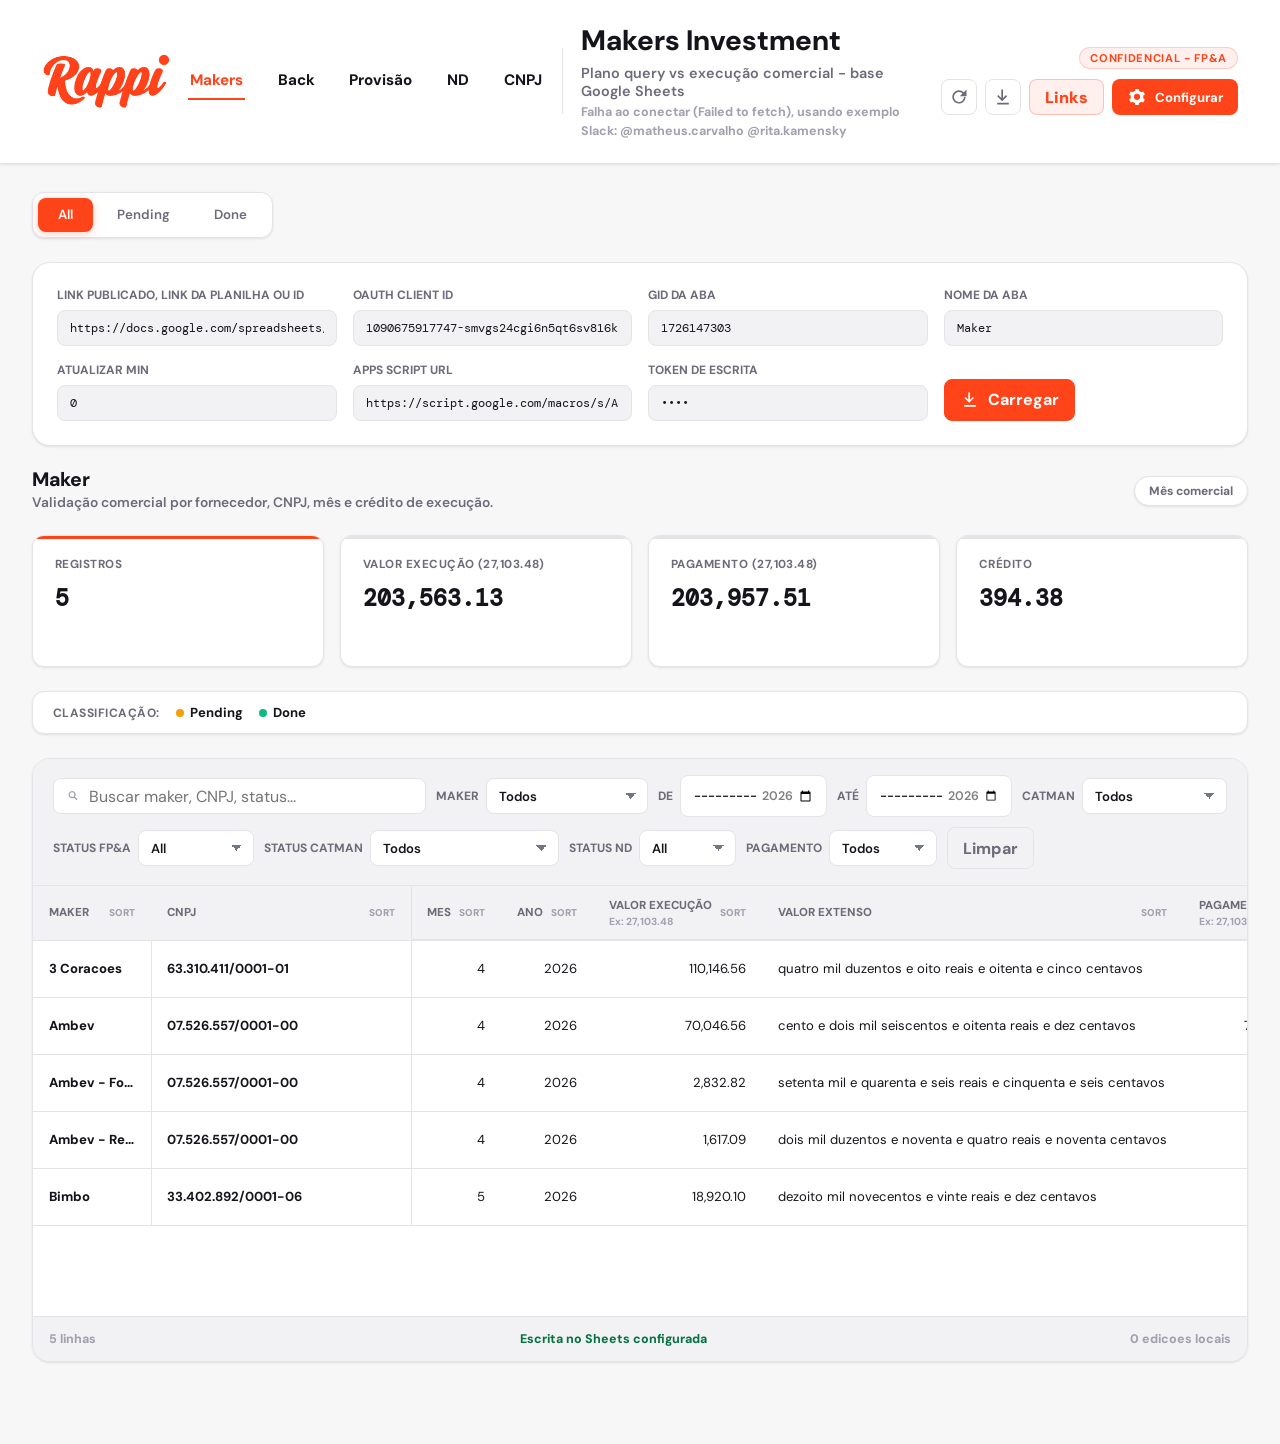
<file: index.html>
<!doctype html>
<html lang="pt-BR">
  <head>
    <meta charset="utf-8" />
    <meta name="viewport" content="width=device-width, initial-scale=1" />
    <title>Makers Investment</title>
    <link rel="preconnect" href="https://fonts.googleapis.com" />
    <link rel="preconnect" href="https://fonts.gstatic.com" crossorigin />
    <link href="https://fonts.googleapis.com/css2?family=DM+Sans:wght@400;500;600;700;800&family=DM+Mono:wght@400;500;600&display=swap" rel="stylesheet" />
    <link rel="stylesheet" href="./styles.css?v=20260519-maker-anchor-links" />
  </head>
  <body>
    <div class="app-shell">
      <header class="report-hero has-main-nav">
        <div class="hero-copy">
          <a class="rappi-logo" href="./index.html" aria-label="Rappi">
            <img src="./rappi-logo.png" alt="Rappi" />
          </a>

          <nav class="main-nav" aria-label="Navegação principal">
            <a class="is-active" href="./index.html">Makers</a>
            <a href="./back.html">Back</a>
            <a href="./provisao.html">Provisão</a>
            <a href="./nd.html">ND</a>
            <a href="./cnpj.html">CNPJ</a>
          </nav>

          <span class="hero-divider" aria-hidden="true"></span>

          <div class="hero-title">
            <h1>Makers Investment</h1>
            <p class="hero-subtitle">Plano query vs execução comercial - base Google Sheets</p>
            <p class="hero-connection" id="connectionStatus">Usando base de exemplo</p>
            <p class="hero-contact">Slack: @matheus.carvalho @rita.kamensky</p>
          </div>
        </div>

        <div class="hero-side">
          <div class="hero-status">
            <span class="confidential-badge">CONFIDENCIAL - FP&amp;A</span>
          </div>

          <div class="topbar-actions">
            <button class="icon-button" id="refreshButton" type="button" title="Atualizar dados" aria-label="Atualizar dados">
              <svg viewBox="0 0 24 24" aria-hidden="true">
                <path d="M17.7 6.3A8 8 0 1 0 20 12h-2a6 6 0 1 1-1.76-4.24L13 11h8V3l-3.3 3.3Z" />
              </svg>
            </button>
            <button class="icon-button" id="exportButton" type="button" title="Exportar CSV" aria-label="Exportar CSV">
              <svg viewBox="0 0 24 24" aria-hidden="true">
                <path d="M12 3v10.2l3.6-3.6L17 11l-6 6-6-6 1.4-1.4 3.6 3.6V3h2ZM5 19h14v2H5v-2Z" />
              </svg>
            </button>
            <button class="ghost-button links-toggle-button" id="linksToggle" type="button">Links</button>
            <button class="primary-button" id="authButton" type="button">
              <svg viewBox="0 0 24 24" aria-hidden="true">
                <path d="M21.6 12.23c0-.74-.07-1.45-.19-2.14H12v4.05h5.38a4.6 4.6 0 0 1-1.99 3.02v2.51h3.23c1.89-1.74 2.98-4.31 2.98-7.44Z" />
                <path d="M12 22c2.7 0 4.96-.89 6.62-2.42l-3.23-2.51c-.9.6-2.05.96-3.39.96-2.6 0-4.8-1.75-5.59-4.11H3.07v2.59A10 10 0 0 0 12 22Z" />
                <path d="M6.41 13.92a6.02 6.02 0 0 1 0-3.84V7.49H3.07a10 10 0 0 0 0 9.02l3.34-2.59Z" />
                <path d="M12 5.97c1.47 0 2.79.51 3.83 1.5l2.86-2.86A9.6 9.6 0 0 0 12 2 10 10 0 0 0 3.07 7.49l3.34 2.59C7.2 7.72 9.4 5.97 12 5.97Z" />
              </svg>
              Entrar Google
            </button>
            <button class="ghost-button" id="signOutButton" type="button" hidden>Sair</button>
            <button class="primary-button" id="configToggle" type="button">
              <svg viewBox="0 0 24 24" aria-hidden="true">
                <path d="M19.4 13.5c.08-.5.1-.96.1-1.5s-.02-1-.1-1.5l2.05-1.58-2-3.46-2.42.98a7.4 7.4 0 0 0-2.6-1.5L14 2.35h-4l-.42 2.59a7.4 7.4 0 0 0-2.6 1.5l-2.43-.98-2 3.46L4.6 10.5c-.08.5-.1.96-.1 1.5s.02 1 .1 1.5l-2.05 1.58 2 3.46 2.43-.98a7.4 7.4 0 0 0 2.6 1.5L10 21.65h4l.42-2.59a7.4 7.4 0 0 0 2.6-1.5l2.43.98 2-3.46-2.05-1.58ZM12 15.5A3.5 3.5 0 1 1 12 8a3.5 3.5 0 0 1 0 7.5Z" />
              </svg>
              Configurar
            </button>
          </div>
        </div>
      </header>

      <main class="report-content">
        <section class="quick-tabs" aria-label="Visões rápidas">
          <button class="quick-tab is-active" type="button" data-quick-filter="">All</button>
          <button class="quick-tab" type="button" data-quick-filter="pending">Pending</button>
          <button class="quick-tab" type="button" data-quick-filter="done">Done</button>
        </section>

        <section class="config-panel" id="configPanel" aria-label="Configuração da planilha">
          <div class="config-grid">
            <label>
              <span>Link publicado, link da planilha ou ID</span>
              <input id="sheetUrlInput" type="text" autocomplete="off" placeholder="https://docs.google.com/spreadsheets/d/..." />
            </label>
            <label>
              <span>OAuth Client ID</span>
              <input id="clientIdInput" type="text" autocomplete="off" placeholder="...apps.googleusercontent.com" />
            </label>
            <label>
              <span>GID da aba</span>
              <input id="gidInput" type="text" inputmode="numeric" placeholder="0" />
            </label>
            <label>
              <span>Nome da aba</span>
              <input id="sheetNameInput" type="text" autocomplete="off" placeholder="Maker" />
            </label>
            <label>
              <span>Atualizar min</span>
              <input id="refreshMinutesInput" type="number" min="0" step="1" inputmode="numeric" placeholder="0" />
            </label>
            <label>
              <span>Apps Script URL</span>
              <input id="writeEndpointInput" type="url" autocomplete="off" placeholder="https://script.google.com/.../exec" />
            </label>
            <label>
              <span>Token de escrita</span>
              <input id="writeSecretInput" type="password" autocomplete="off" placeholder="Mesmo SECRET do Apps Script" />
            </label>
            <div class="config-actions">
              <button class="primary-button" id="loadSheetButton" type="button">
                <svg viewBox="0 0 24 24" aria-hidden="true">
                  <path d="M12 3v8.59l3.3-3.3 1.4 1.42-5.7 5.7-5.7-5.7 1.4-1.42 3.3 3.3V3h2ZM5 18h14v2H5v-2Z" />
                </svg>
                Carregar
              </button>
            </div>
          </div>
        </section>

        <section class="links-panel" id="linksPanel" aria-label="Links úteis" hidden>
          <div class="links-panel-header">
            <div>
              <h2>Links úteis</h2>
              <p>Atalhos cadastrados na aba Links da planilha.</p>
            </div>
            <span id="linksStatus">Carregando...</span>
          </div>
          <div class="links-list" id="linksList"></div>
        </section>

        <section class="section-heading">
          <div>
            <h2>Maker</h2>
            <p>Validação comercial por fornecedor, CNPJ, mês e crédito de execução.</p>
          </div>
          <span class="period-badge">Mês comercial</span>
        </section>

        <section class="metrics-grid" aria-label="Resumo">
          <article class="metric">
            <span>Registros</span>
            <strong id="metricRows">0</strong>
          </article>
          <article class="metric">
            <span>Valor Execução (27,103.48)</span>
            <strong id="metricQuery">0.00</strong>
          </article>
          <article class="metric">
            <span>Pagamento (27,103.48)</span>
            <strong id="metricExecution">0.00</strong>
          </article>
          <article class="metric">
            <span>Crédito</span>
            <strong id="metricDiff">0.00</strong>
          </article>
        </section>

        <section class="classification-strip" aria-label="Classificação">
          <strong>Classificação:</strong>
          <span><b>Pending</b></span>
          <span><b>Done</b></span>
        </section>

        <section class="workbench">
          <div class="toolbar">
            <label class="search-box">
              <svg viewBox="0 0 24 24" aria-hidden="true">
                <path d="M9.8 4a5.8 5.8 0 0 1 4.64 9.28l4.14 4.14-1.42 1.42-4.14-4.14A5.8 5.8 0 1 1 9.8 4Zm0 2a3.8 3.8 0 1 0 0 7.6 3.8 3.8 0 0 0 0-7.6Z" />
              </svg>
              <input id="searchInput" type="search" placeholder="Buscar maker, CNPJ, status..." />
            </label>

            <label>
              <span>Maker</span>
              <select id="makerFilter"></select>
            </label>

            <label>
              <span>De</span>
              <input id="monthFilter" type="month" />
            </label>

            <label>
              <span>Até</span>
              <input id="monthEndFilter" type="month" />
            </label>

            <label>
              <span>Catman</span>
              <select id="catmanFilter"></select>
            </label>

            <label>
              <span>Status FP&amp;A</span>
              <select id="statusFilter"></select>
            </label>

            <label>
              <span>Status Catman</span>
              <select id="statusCatmanFilter"></select>
            </label>

            <label>
              <span>Status ND</span>
              <select id="statusNdFilter"></select>
            </label>

            <label>
              <span>Pagamento</span>
              <select id="paymentFilter"></select>
            </label>

            <button class="ghost-button" id="clearFiltersButton" type="button">Limpar</button>
          </div>

          <div class="table-wrap" id="tableWrap">
            <table id="dataTable">
              <thead id="tableHead"></thead>
              <tbody id="tableBody"></tbody>
            </table>
            <div class="empty-state" id="emptyState" hidden>
              <strong>Nenhum registro encontrado</strong>
              <span>Revise os filtros ou carregue outra base.</span>
            </div>
          </div>

          <footer class="table-footer">
            <span id="rowCount">0 linhas</span>
            <span id="writeStatus">Escrita não configurada</span>
            <span id="localEdits">0 edições locais</span>
          </footer>
        </section>
      </main>
    </div>

    <script src="./app.js?v=20260612-period-filter-v12"></script>
  </body>
</html>
</file>
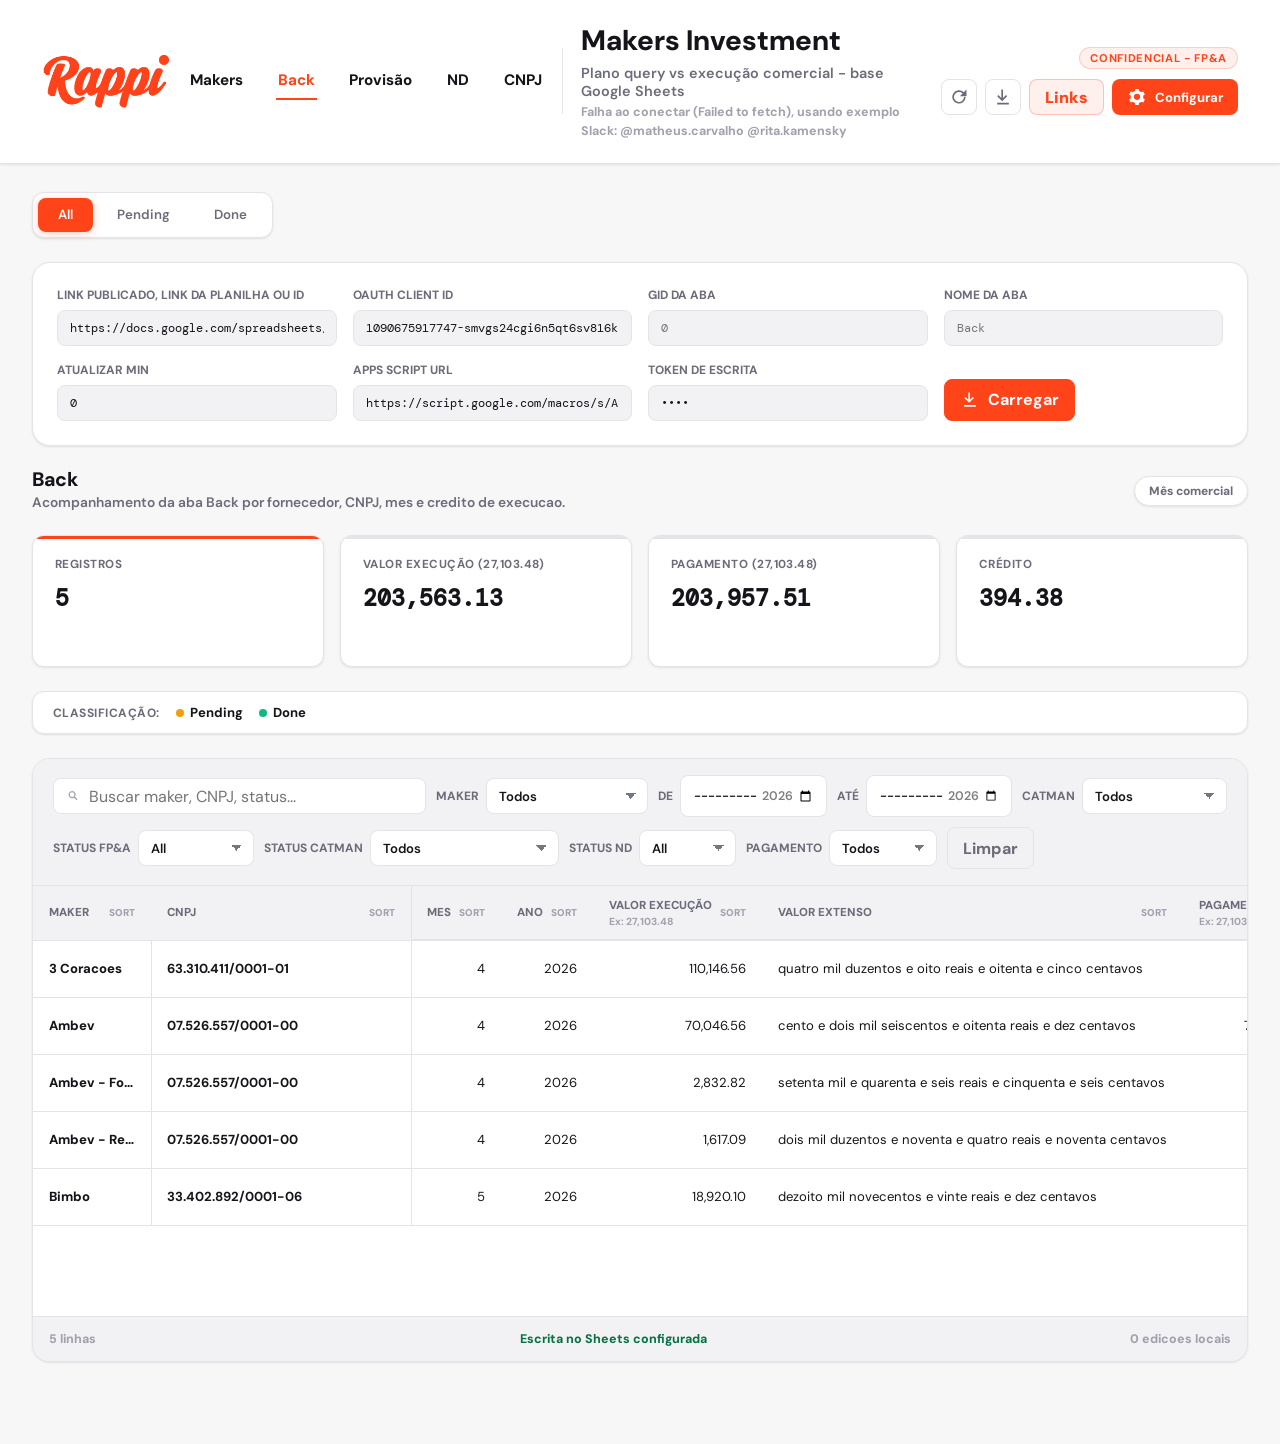
<file: back.html>
<!doctype html>
<html lang="pt-BR">
  <head>
    <meta charset="utf-8" />
    <meta name="viewport" content="width=device-width, initial-scale=1" />
    <title>Makers Investment | Back</title>
    <link rel="preconnect" href="https://fonts.googleapis.com" />
    <link rel="preconnect" href="https://fonts.gstatic.com" crossorigin />
    <link href="https://fonts.googleapis.com/css2?family=DM+Sans:wght@400;500;600;700;800&family=DM+Mono:wght@400;500;600&display=swap" rel="stylesheet" />
    <link rel="stylesheet" href="./styles.css?v=20260519-maker-anchor-links" />
  </head>
  <body>
    <div class="app-shell">
      <header class="report-hero has-main-nav">
        <div class="hero-copy">
          <a class="rappi-logo" href="./index.html" aria-label="Rappi">
            <img src="./rappi-logo.png" alt="Rappi" />
          </a>

          <nav class="main-nav" aria-label="Navegação principal">
            <a href="./index.html">Makers</a>
            <a class="is-active" href="./back.html">Back</a>
            <a href="./provisao.html">Provisão</a>
            <a href="./nd.html">ND</a>
            <a href="./cnpj.html">CNPJ</a>
          </nav>

          <span class="hero-divider" aria-hidden="true"></span>

          <div class="hero-title">
            <h1>Makers Investment</h1>
            <p class="hero-subtitle">Plano query vs execução comercial - base Google Sheets</p>
            <p class="hero-connection" id="connectionStatus">Usando base de exemplo</p>
            <p class="hero-contact">Slack: @matheus.carvalho @rita.kamensky</p>
          </div>
        </div>

        <div class="hero-side">
          <div class="hero-status">
            <span class="confidential-badge">CONFIDENCIAL - FP&amp;A</span>
          </div>

          <div class="topbar-actions">
            <button class="icon-button" id="refreshButton" type="button" title="Atualizar dados" aria-label="Atualizar dados">
              <svg viewBox="0 0 24 24" aria-hidden="true">
                <path d="M17.7 6.3A8 8 0 1 0 20 12h-2a6 6 0 1 1-1.76-4.24L13 11h8V3l-3.3 3.3Z" />
              </svg>
            </button>
            <button class="icon-button" id="exportButton" type="button" title="Exportar CSV" aria-label="Exportar CSV">
              <svg viewBox="0 0 24 24" aria-hidden="true">
                <path d="M12 3v10.2l3.6-3.6L17 11l-6 6-6-6 1.4-1.4 3.6 3.6V3h2ZM5 19h14v2H5v-2Z" />
              </svg>
            </button>
            <button class="ghost-button links-toggle-button" id="linksToggle" type="button">Links</button>
            <button class="primary-button" id="authButton" type="button">
              <svg viewBox="0 0 24 24" aria-hidden="true">
                <path d="M21.6 12.23c0-.74-.07-1.45-.19-2.14H12v4.05h5.38a4.6 4.6 0 0 1-1.99 3.02v2.51h3.23c1.89-1.74 2.98-4.31 2.98-7.44Z" />
                <path d="M12 22c2.7 0 4.96-.89 6.62-2.42l-3.23-2.51c-.9.6-2.05.96-3.39.96-2.6 0-4.8-1.75-5.59-4.11H3.07v2.59A10 10 0 0 0 12 22Z" />
                <path d="M6.41 13.92a6.02 6.02 0 0 1 0-3.84V7.49H3.07a10 10 0 0 0 0 9.02l3.34-2.59Z" />
                <path d="M12 5.97c1.47 0 2.79.51 3.83 1.5l2.86-2.86A9.6 9.6 0 0 0 12 2 10 10 0 0 0 3.07 7.49l3.34 2.59C7.2 7.72 9.4 5.97 12 5.97Z" />
              </svg>
              Entrar Google
            </button>
            <button class="ghost-button" id="signOutButton" type="button" hidden>Sair</button>
            <button class="primary-button" id="configToggle" type="button">
              <svg viewBox="0 0 24 24" aria-hidden="true">
                <path d="M19.4 13.5c.08-.5.1-.96.1-1.5s-.02-1-.1-1.5l2.05-1.58-2-3.46-2.42.98a7.4 7.4 0 0 0-2.6-1.5L14 2.35h-4l-.42 2.59a7.4 7.4 0 0 0-2.6 1.5l-2.43-.98-2 3.46L4.6 10.5c-.08.5-.1.96-.1 1.5s.02 1 .1 1.5l-2.05 1.58 2 3.46 2.43-.98a7.4 7.4 0 0 0 2.6 1.5L10 21.65h4l.42-2.59a7.4 7.4 0 0 0 2.6-1.5l2.43.98 2-3.46-2.05-1.58ZM12 15.5A3.5 3.5 0 1 1 12 8a3.5 3.5 0 0 1 0 7.5Z" />
              </svg>
              Configurar
            </button>
          </div>
        </div>
      </header>

      <main class="report-content">
        <section class="quick-tabs" aria-label="Visões rápidas">
          <button class="quick-tab is-active" type="button" data-quick-filter="">All</button>
          <button class="quick-tab" type="button" data-quick-filter="pending">Pending</button>
          <button class="quick-tab" type="button" data-quick-filter="done">Done</button>
        </section>

        <section class="config-panel" id="configPanel" aria-label="Configuração da planilha">
          <div class="config-grid">
            <label>
              <span>Link publicado, link da planilha ou ID</span>
              <input id="sheetUrlInput" type="text" autocomplete="off" placeholder="https://docs.google.com/spreadsheets/d/..." />
            </label>
            <label>
              <span>OAuth Client ID</span>
              <input id="clientIdInput" type="text" autocomplete="off" placeholder="...apps.googleusercontent.com" />
            </label>
            <label>
              <span>GID da aba</span>
              <input id="gidInput" type="text" inputmode="numeric" placeholder="0" />
            </label>
            <label>
              <span>Nome da aba</span>
              <input id="sheetNameInput" type="text" autocomplete="off" placeholder="Back" />
            </label>
            <label>
              <span>Atualizar min</span>
              <input id="refreshMinutesInput" type="number" min="0" step="1" inputmode="numeric" placeholder="0" />
            </label>
            <label>
              <span>Apps Script URL</span>
              <input id="writeEndpointInput" type="url" autocomplete="off" placeholder="https://script.google.com/.../exec" />
            </label>
            <label>
              <span>Token de escrita</span>
              <input id="writeSecretInput" type="password" autocomplete="off" placeholder="Mesmo SECRET do Apps Script" />
            </label>
            <div class="config-actions">
              <button class="primary-button" id="loadSheetButton" type="button">
                <svg viewBox="0 0 24 24" aria-hidden="true">
                  <path d="M12 3v8.59l3.3-3.3 1.4 1.42-5.7 5.7-5.7-5.7 1.4-1.42 3.3 3.3V3h2ZM5 18h14v2H5v-2Z" />
                </svg>
                Carregar
              </button>
            </div>
          </div>
        </section>

        <section class="links-panel" id="linksPanel" aria-label="Links úteis" hidden>
          <div class="links-panel-header">
            <div>
              <h2>Links úteis</h2>
              <p>Atalhos cadastrados na aba Links da planilha.</p>
            </div>
            <span id="linksStatus">Carregando...</span>
          </div>
          <div class="links-list" id="linksList"></div>
        </section>

        <section class="section-heading">
          <div>
            <h2>Back</h2>
            <p>Acompanhamento da aba Back por fornecedor, CNPJ, mes e credito de execucao.</p>
          </div>
          <span class="period-badge">Mês comercial</span>
        </section>

        <section class="metrics-grid" aria-label="Resumo">
          <article class="metric">
            <span>Registros</span>
            <strong id="metricRows">0</strong>
          </article>
          <article class="metric">
            <span>Valor Execução (27,103.48)</span>
            <strong id="metricQuery">0.00</strong>
          </article>
          <article class="metric">
            <span>Pagamento (27,103.48)</span>
            <strong id="metricExecution">0.00</strong>
          </article>
          <article class="metric">
            <span>Crédito</span>
            <strong id="metricDiff">0.00</strong>
          </article>
        </section>

        <section class="classification-strip" aria-label="Classificação">
          <strong>Classificação:</strong>
          <span><b>Pending</b></span>
          <span><b>Done</b></span>
        </section>

        <section class="workbench">
          <div class="toolbar">
            <label class="search-box">
              <svg viewBox="0 0 24 24" aria-hidden="true">
                <path d="M9.8 4a5.8 5.8 0 0 1 4.64 9.28l4.14 4.14-1.42 1.42-4.14-4.14A5.8 5.8 0 1 1 9.8 4Zm0 2a3.8 3.8 0 1 0 0 7.6 3.8 3.8 0 0 0 0-7.6Z" />
              </svg>
              <input id="searchInput" type="search" placeholder="Buscar maker, CNPJ, status..." />
            </label>

            <label>
              <span>Maker</span>
              <select id="makerFilter"></select>
            </label>

            <label>
              <span>De</span>
              <input id="monthFilter" type="month" />
            </label>

            <label>
              <span>Até</span>
              <input id="monthEndFilter" type="month" />
            </label>

            <label>
              <span>Catman</span>
              <select id="catmanFilter"></select>
            </label>

            <label>
              <span>Status FP&amp;A</span>
              <select id="statusFilter"></select>
            </label>

            <label>
              <span>Status Catman</span>
              <select id="statusCatmanFilter"></select>
            </label>

            <label>
              <span>Status ND</span>
              <select id="statusNdFilter"></select>
            </label>

            <label>
              <span>Pagamento</span>
              <select id="paymentFilter"></select>
            </label>

            <button class="ghost-button" id="clearFiltersButton" type="button">Limpar</button>
          </div>

          <div class="table-wrap" id="tableWrap">
            <table id="dataTable">
              <thead id="tableHead"></thead>
              <tbody id="tableBody"></tbody>
            </table>
            <div class="empty-state" id="emptyState" hidden>
              <strong>Nenhum registro encontrado</strong>
              <span>Revise os filtros ou carregue outra base.</span>
            </div>
          </div>

          <footer class="table-footer">
            <span id="rowCount">0 linhas</span>
            <span id="writeStatus">Escrita não configurada</span>
            <span id="localEdits">0 edições locais</span>
          </footer>
        </section>
      </main>
    </div>

    <script src="./back.js?v=20260612-period-filter-v5"></script>
  </body>
</html>
</file>
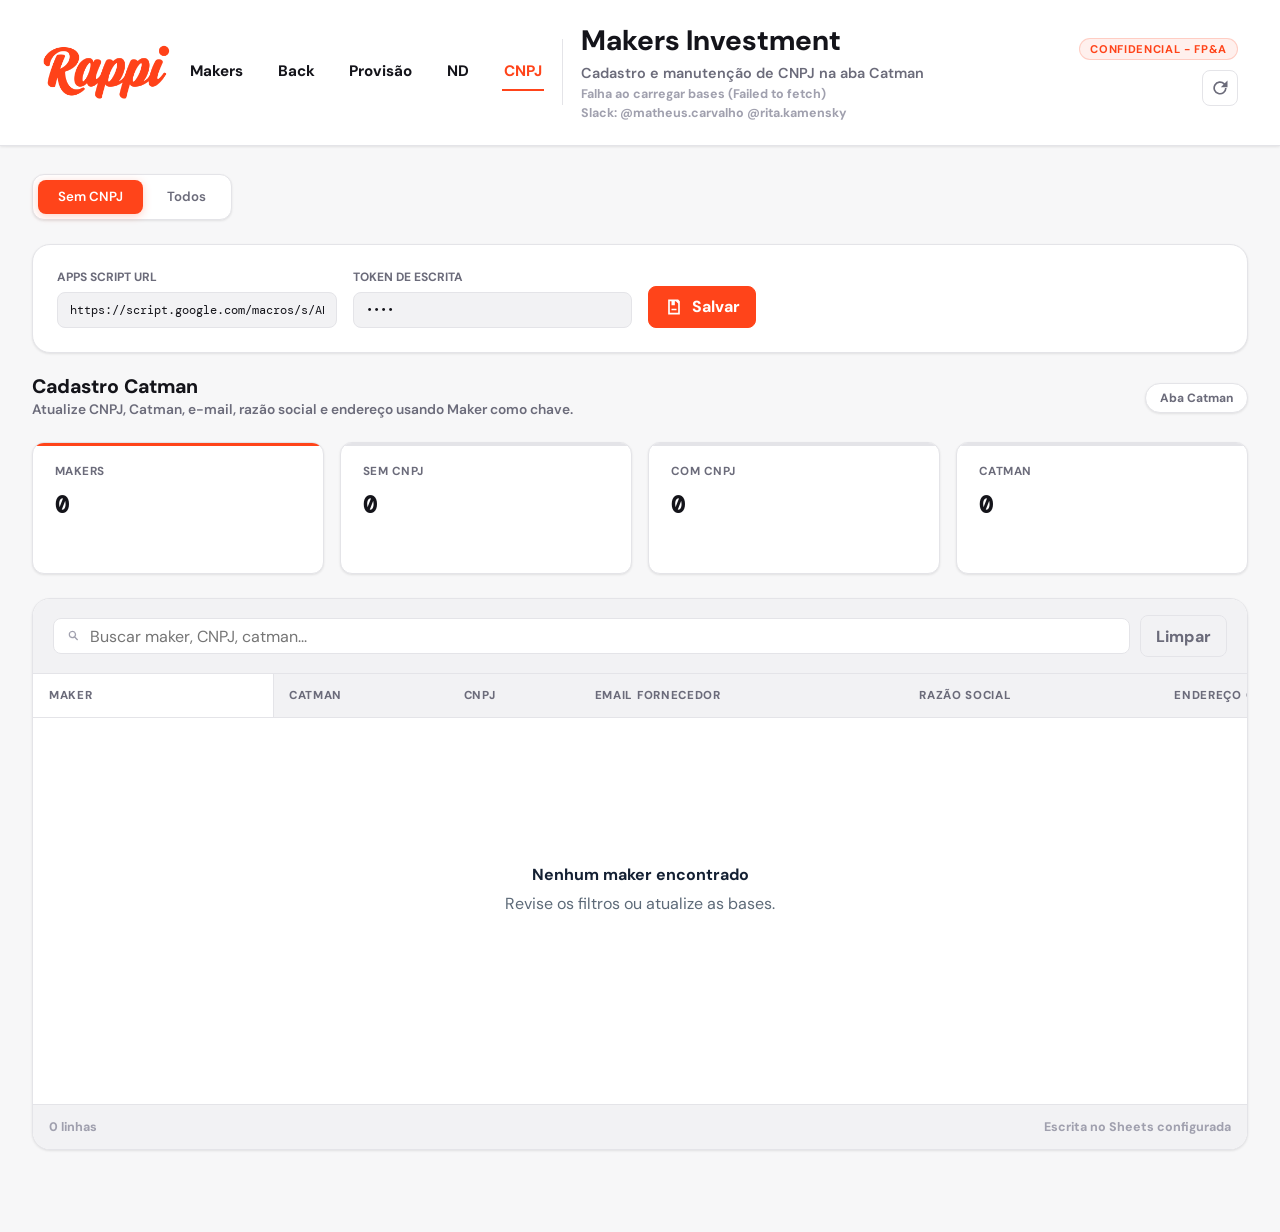
<file: cnpj.html>
<!doctype html>
<html lang="pt-BR">
  <head>
    <meta charset="utf-8" />
    <meta name="viewport" content="width=device-width, initial-scale=1" />
    <title>Makers Investment | CNPJ</title>
    <link rel="preconnect" href="https://fonts.googleapis.com" />
    <link rel="preconnect" href="https://fonts.gstatic.com" crossorigin />
    <link href="https://fonts.googleapis.com/css2?family=DM+Sans:wght@400;500;600;700;800&family=DM+Mono:wght@400;500;600&display=swap" rel="stylesheet" />
    <link rel="stylesheet" href="./styles.css" />
  </head>
  <body>
    <div class="app-shell cnpj-page">
      <header class="report-hero has-main-nav">
        <div class="hero-copy">
          <a class="rappi-logo" href="./index.html" aria-label="Rappi">
            <img src="./rappi-logo.png" alt="Rappi" />
          </a>

          <nav class="main-nav" aria-label="Navegação principal">
            <a href="./index.html">Makers</a>
            <a href="./back.html">Back</a>
            <a href="./provisao.html">Provisão</a>
            <a href="./nd.html">ND</a>
            <a class="is-active" href="./cnpj.html">CNPJ</a>
          </nav>

          <span class="hero-divider" aria-hidden="true"></span>

          <div class="hero-title">
            <h1>Makers Investment</h1>
            <p class="hero-subtitle">Cadastro e manutenção de CNPJ na aba Catman</p>
            <p class="hero-connection" id="cnpjConnectionStatus">Carregando bases</p>
            <p class="hero-contact">Slack: @matheus.carvalho @rita.kamensky</p>
          </div>
        </div>

        <div class="hero-side">
          <div class="hero-status">
            <span class="confidential-badge">CONFIDENCIAL - FP&amp;A</span>
          </div>

          <div class="topbar-actions">
            <button class="icon-button" id="cnpjRefreshButton" type="button" title="Atualizar dados" aria-label="Atualizar dados">
              <svg viewBox="0 0 24 24" aria-hidden="true">
                <path d="M17.7 6.3A8 8 0 1 0 20 12h-2a6 6 0 1 1-1.76-4.24L13 11h8V3l-3.3 3.3Z" />
              </svg>
            </button>
          </div>
        </div>
      </header>

      <main class="report-content">
        <section class="quick-tabs" aria-label="Filtro de cadastro">
          <button class="quick-tab is-active" type="button" data-cnpj-filter="missing">Sem CNPJ</button>
          <button class="quick-tab" type="button" data-cnpj-filter="">Todos</button>
        </section>

        <section class="config-panel nd-config-panel is-open" aria-label="Configuração de escrita">
          <div class="config-grid">
            <label>
              <span>Apps Script URL</span>
              <input id="cnpjWriteEndpointInput" type="url" autocomplete="off" placeholder="https://script.google.com/.../exec" />
            </label>
            <label>
              <span>Token de escrita</span>
              <input id="cnpjWriteSecretInput" type="password" autocomplete="off" placeholder="Mesmo SECRET do Apps Script" />
            </label>
            <div class="config-actions">
              <button class="primary-button" id="cnpjSaveConfigButton" type="button">
                <svg viewBox="0 0 24 24" aria-hidden="true">
                  <path d="M5 3h12l2 2v16H5V3Zm2 2v14h10V7.8L14.2 5H7Zm2 0h4v5H9V5Zm0 9h6v2H9v-2Z" />
                </svg>
                Salvar
              </button>
            </div>
          </div>
        </section>

        <section class="section-heading">
          <div>
            <h2>Cadastro Catman</h2>
            <p>Atualize CNPJ, Catman, e-mail, razão social e endereço usando Maker como chave.</p>
          </div>
          <span class="period-badge">Aba Catman</span>
        </section>

        <section class="metrics-grid" aria-label="Resumo de CNPJ">
          <article class="metric">
            <span>Makers</span>
            <strong id="cnpjMetricTotal">0</strong>
          </article>
          <article class="metric">
            <span>Sem CNPJ</span>
            <strong id="cnpjMetricMissing">0</strong>
          </article>
          <article class="metric">
            <span>Com CNPJ</span>
            <strong id="cnpjMetricFilled">0</strong>
          </article>
          <article class="metric">
            <span>Catman</span>
            <strong id="cnpjMetricCatman">0</strong>
          </article>
        </section>

        <section class="workbench cnpj-workbench">
          <div class="toolbar">
            <label class="search-box">
              <svg viewBox="0 0 24 24" aria-hidden="true">
                <path d="M9.8 4a5.8 5.8 0 0 1 4.64 9.28l4.14 4.14-1.42 1.42-4.14-4.14A5.8 5.8 0 1 1 9.8 4Zm0 2a3.8 3.8 0 1 0 0 7.6 3.8 3.8 0 0 0 0-7.6Z" />
              </svg>
              <input id="cnpjSearchInput" type="search" placeholder="Buscar maker, CNPJ, catman..." />
            </label>

            <button class="ghost-button" id="cnpjClearFiltersButton" type="button">Limpar</button>
          </div>

          <div class="table-wrap cnpj-table-wrap">
            <table id="cnpjTable">
              <thead>
                <tr>
                  <th>Maker</th>
                  <th>Catman</th>
                  <th>CNPJ</th>
                  <th>Email fornecedor</th>
                  <th>Razão social</th>
                  <th>Endereço completo</th>
                </tr>
              </thead>
              <tbody id="cnpjTableBody"></tbody>
            </table>
            <div class="empty-state" id="cnpjEmptyState" hidden>
              <strong>Nenhum maker encontrado</strong>
              <span>Revise os filtros ou atualize as bases.</span>
            </div>
          </div>

          <footer class="table-footer">
            <span id="cnpjRowCount">0 linhas</span>
            <span id="cnpjWriteStatus">Escrita não configurada</span>
          </footer>
        </section>
      </main>
    </div>

    <script src="./cnpj.js?v=20260612-write-endpoint-v2"></script>
  </body>
</html>
</file>
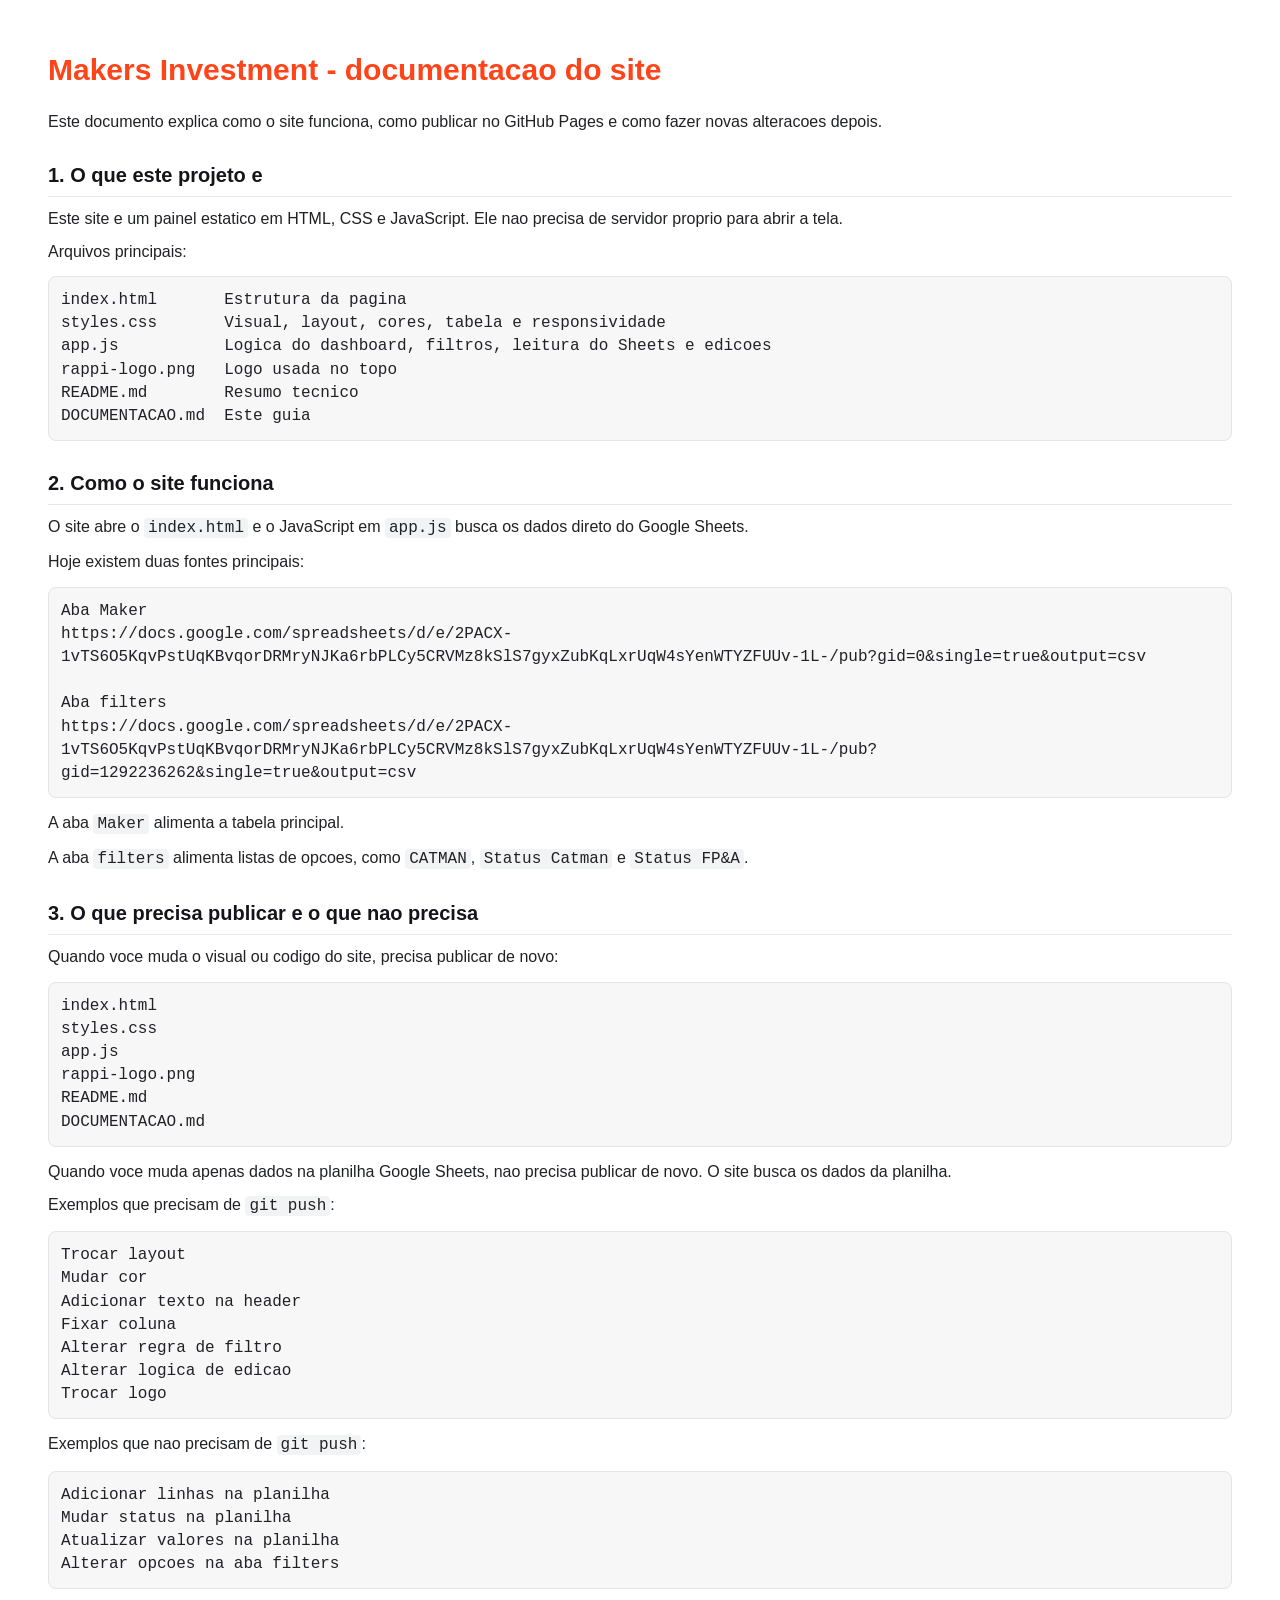
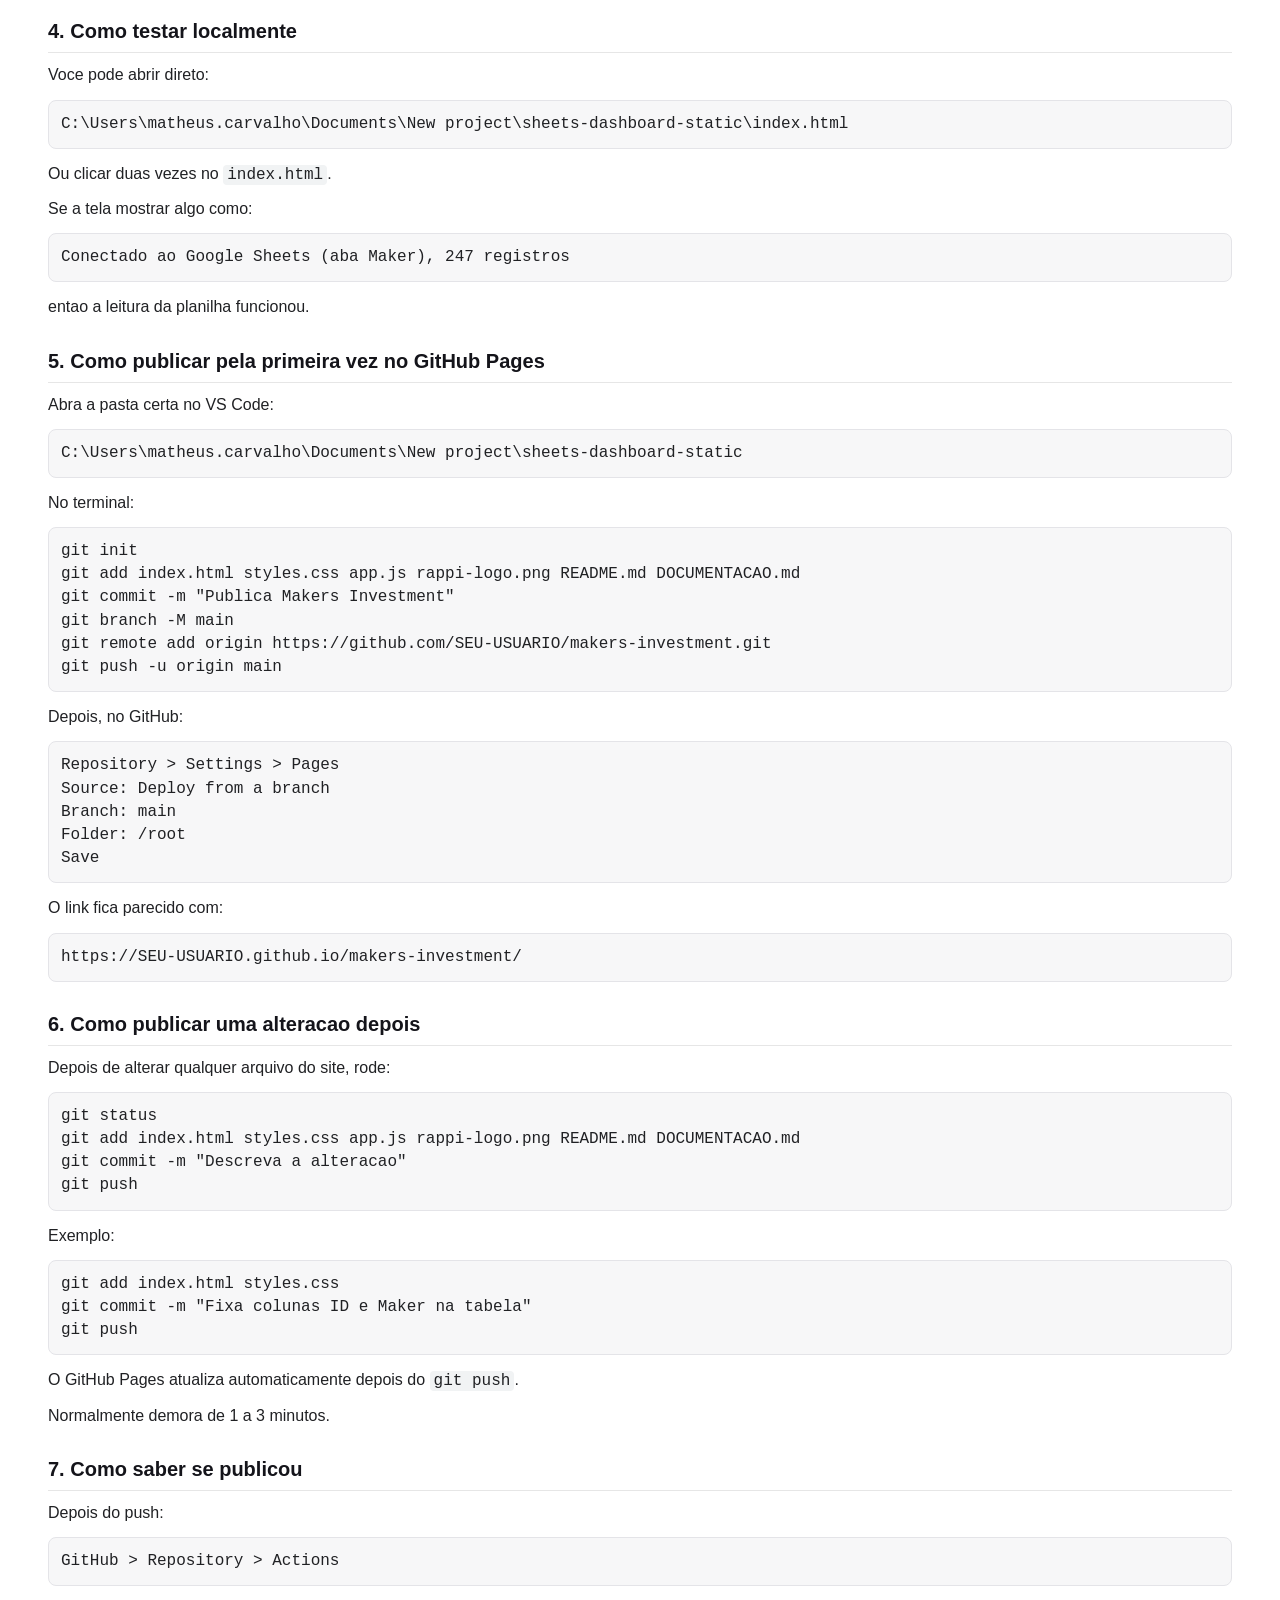
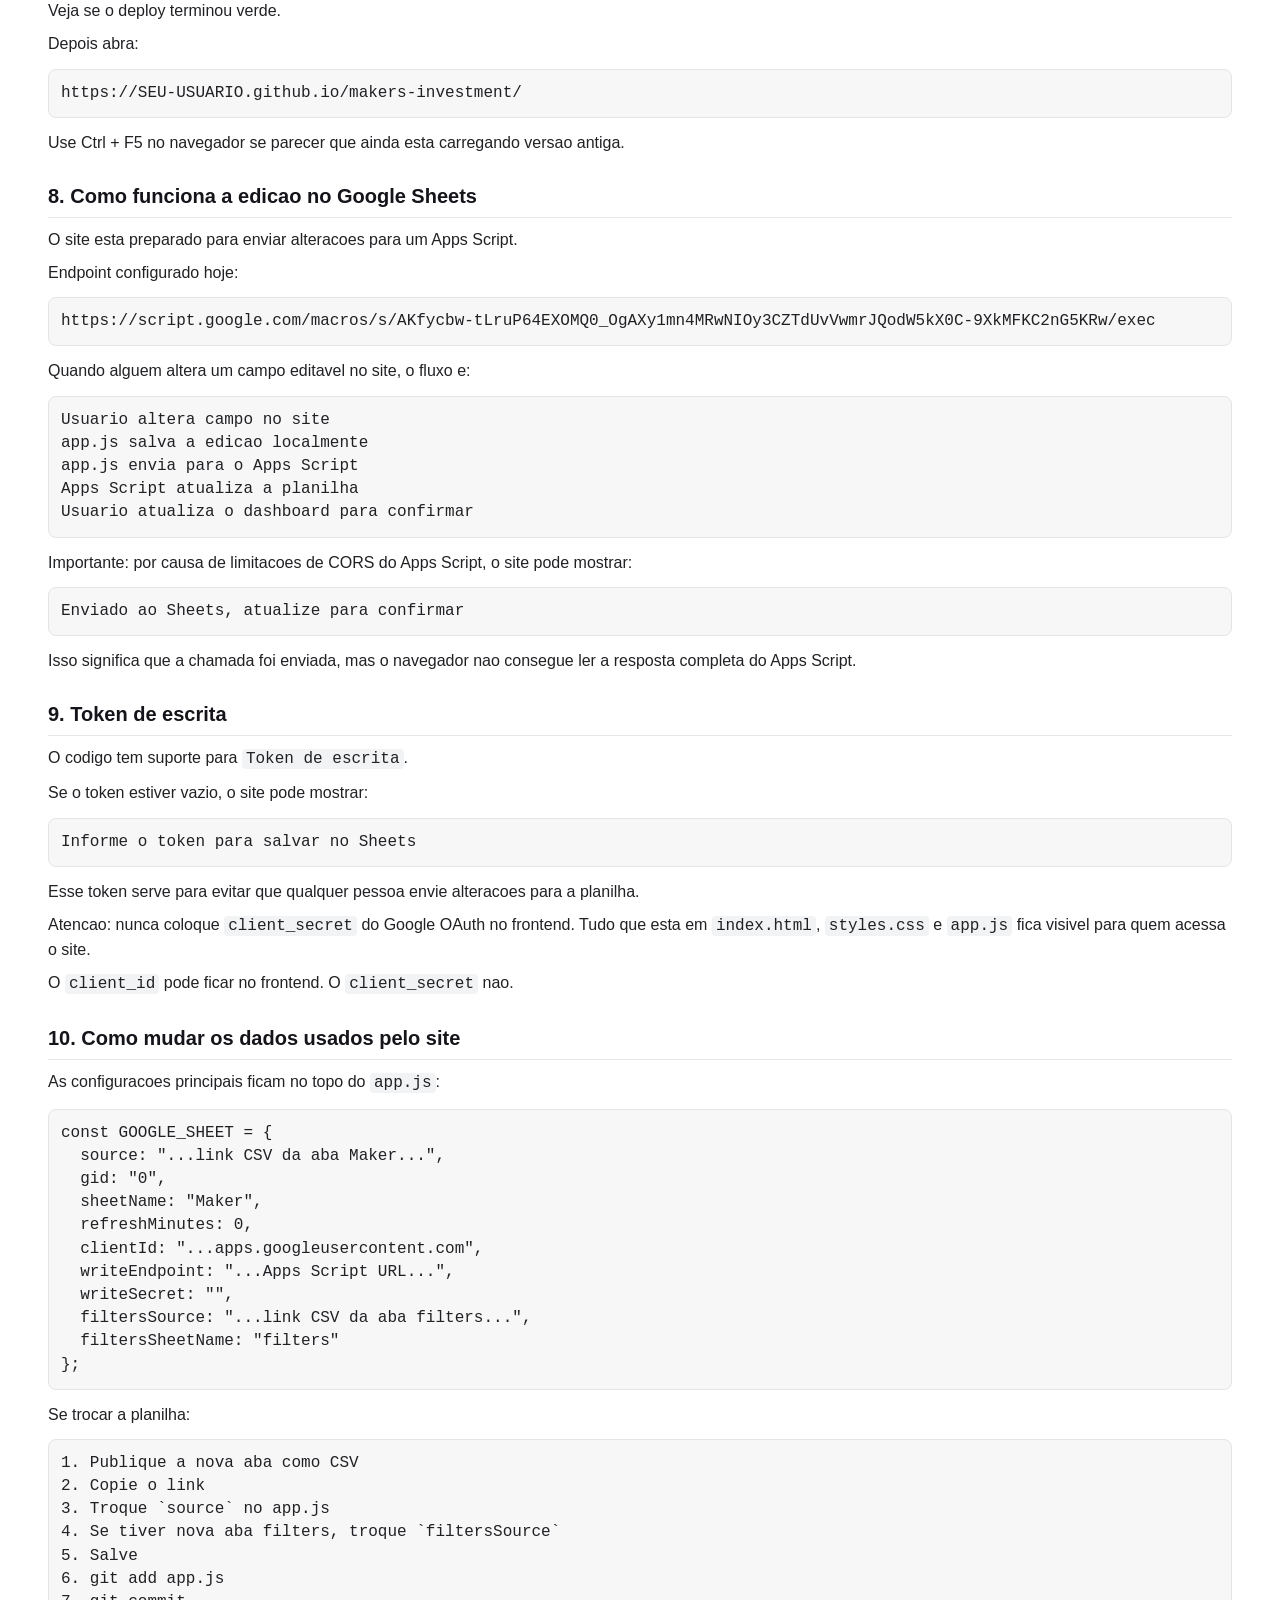
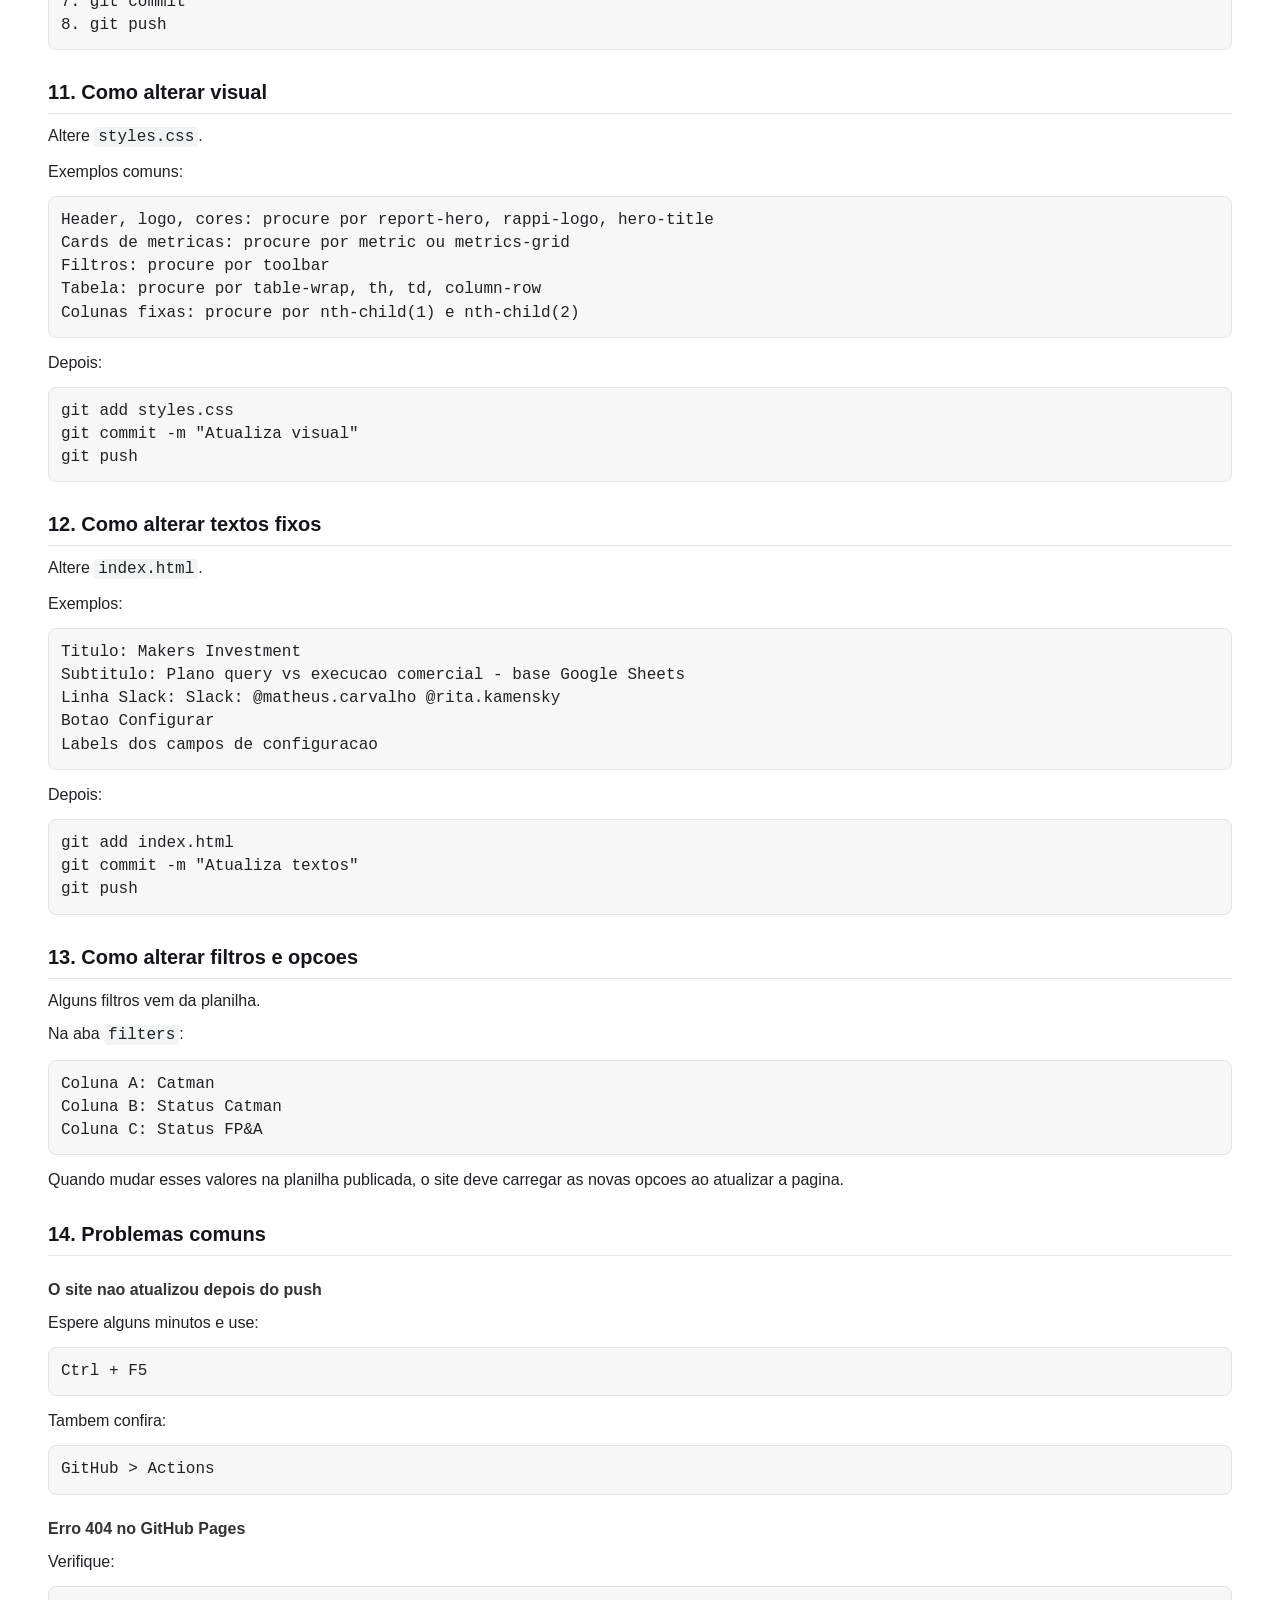
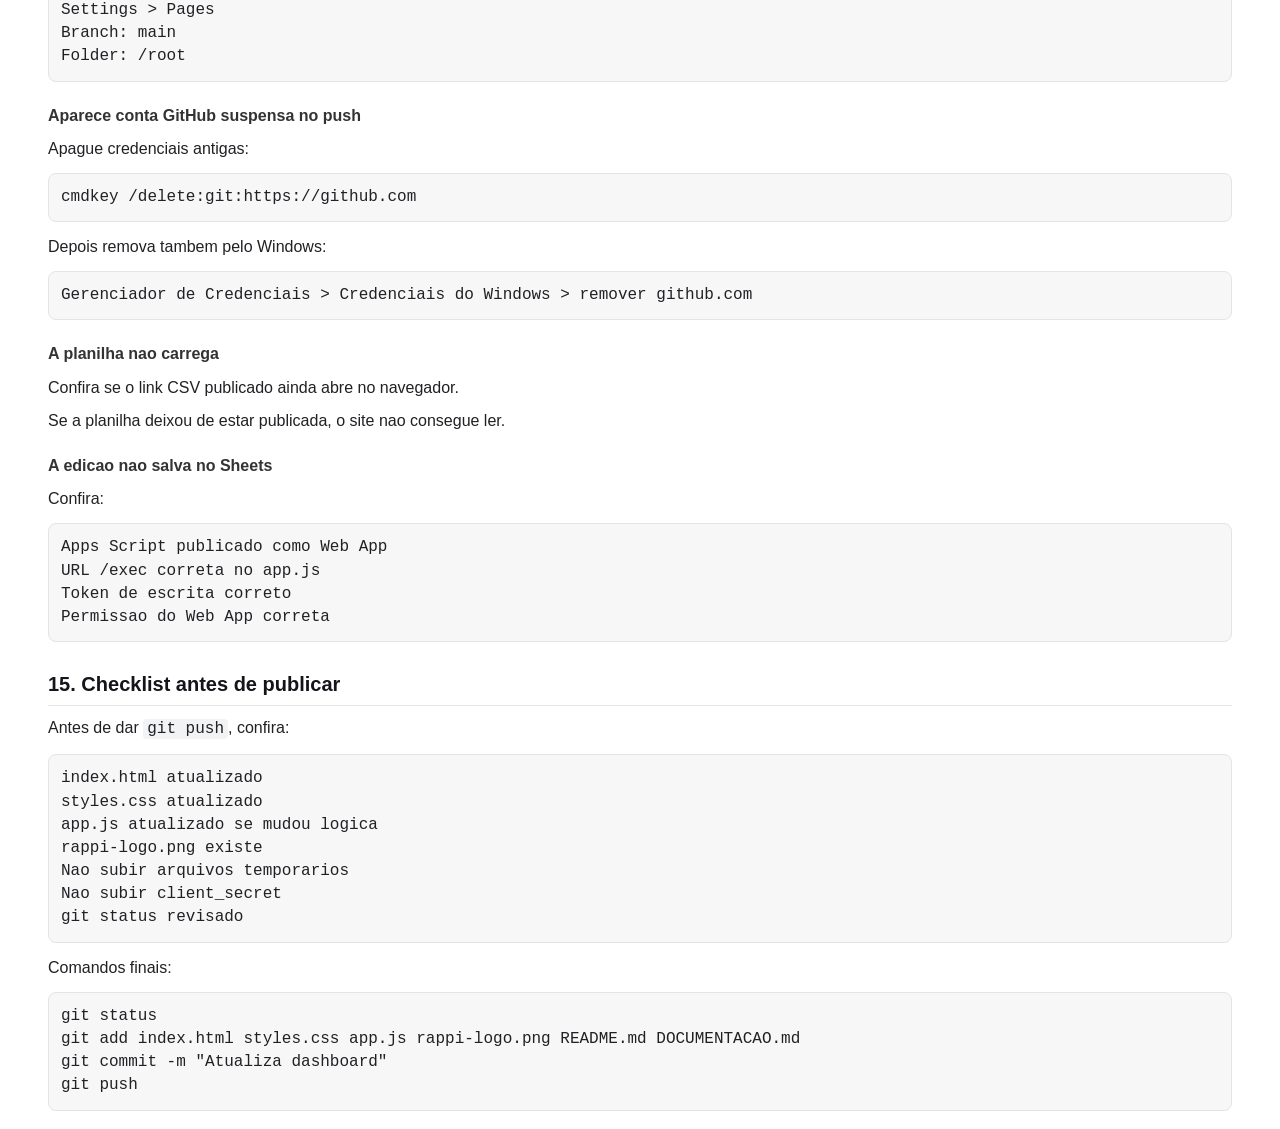
<file: DOCUMENTACAO_GOOGLE_DOCS.html>
<!doctype html>
<html lang="pt-BR">
<head>
<meta charset="utf-8">
<title>Makers Investment - Documentacao do Site</title>
<style>
  body { font-family: Arial, sans-serif; color: #202124; line-height: 1.45; margin: 48px; }
  h1 { color: #ff441a; font-size: 30px; margin: 0 0 18px; }
  h2 { color: #14141a; font-size: 20px; margin: 28px 0 8px; border-bottom: 1px solid #e6e6e6; padding-bottom: 6px; }
  h3 { color: #333; font-size: 16px; margin: 22px 0 8px; }
  p { margin: 8px 0; }
  .spacer { margin: 10px 0; }
  code { font-family: Consolas, monospace; background: #f1f3f4; padding: 1px 4px; border-radius: 4px; }
  pre { background: #f7f7f8; border: 1px solid #e4e4e8; border-radius: 8px; padding: 12px; white-space: pre-wrap; overflow-wrap: anywhere; }
  pre code { background: transparent; padding: 0; }
  ul { margin-top: 6px; }
  li { margin: 4px 0; }
</style>
</head>
<body>
<h1>Makers Investment - documentacao do site</h1>
<p class="spacer"></p>
<p>Este documento explica como o site funciona, como publicar no GitHub Pages e como fazer novas alteracoes depois.</p>
<p class="spacer"></p>
<h2>1. O que este projeto e</h2>
<p class="spacer"></p>
<p>Este site e um painel estatico em HTML, CSS e JavaScript. Ele nao precisa de servidor proprio para abrir a tela.</p>
<p class="spacer"></p>
<p>Arquivos principais:</p>
<p class="spacer"></p>
<pre><code>index.html       Estrutura da pagina
styles.css       Visual, layout, cores, tabela e responsividade
app.js           Logica do dashboard, filtros, leitura do Sheets e edicoes
rappi-logo.png   Logo usada no topo
README.md        Resumo tecnico
DOCUMENTACAO.md  Este guia</code></pre>
<p class="spacer"></p>
<h2>2. Como o site funciona</h2>
<p class="spacer"></p>
<p>O site abre o <code>index.html</code> e o JavaScript em <code>app.js</code> busca os dados direto do Google Sheets.</p>
<p class="spacer"></p>
<p>Hoje existem duas fontes principais:</p>
<p class="spacer"></p>
<pre><code>Aba Maker
https://docs.google.com/spreadsheets/d/e/2PACX-1vTS6O5KqvPstUqKBvqorDRMryNJKa6rbPLCy5CRVMz8kSlS7gyxZubKqLxrUqW4sYenWTYZFUUv-1L-/pub?gid=0&amp;single=true&amp;output=csv

Aba filters
https://docs.google.com/spreadsheets/d/e/2PACX-1vTS6O5KqvPstUqKBvqorDRMryNJKa6rbPLCy5CRVMz8kSlS7gyxZubKqLxrUqW4sYenWTYZFUUv-1L-/pub?gid=1292236262&amp;single=true&amp;output=csv</code></pre>
<p class="spacer"></p>
<p>A aba <code>Maker</code> alimenta a tabela principal.</p>
<p class="spacer"></p>
<p>A aba <code>filters</code> alimenta listas de opcoes, como <code>CATMAN</code>, <code>Status Catman</code> e <code>Status FP&amp;A</code>.</p>
<p class="spacer"></p>
<h2>3. O que precisa publicar e o que nao precisa</h2>
<p class="spacer"></p>
<p>Quando voce muda o visual ou codigo do site, precisa publicar de novo:</p>
<p class="spacer"></p>
<pre><code>index.html
styles.css
app.js
rappi-logo.png
README.md
DOCUMENTACAO.md</code></pre>
<p class="spacer"></p>
<p>Quando voce muda apenas dados na planilha Google Sheets, nao precisa publicar de novo. O site busca os dados da planilha.</p>
<p class="spacer"></p>
<p>Exemplos que precisam de <code>git push</code>:</p>
<p class="spacer"></p>
<pre><code>Trocar layout
Mudar cor
Adicionar texto na header
Fixar coluna
Alterar regra de filtro
Alterar logica de edicao
Trocar logo</code></pre>
<p class="spacer"></p>
<p>Exemplos que nao precisam de <code>git push</code>:</p>
<p class="spacer"></p>
<pre><code>Adicionar linhas na planilha
Mudar status na planilha
Atualizar valores na planilha
Alterar opcoes na aba filters</code></pre>
<p class="spacer"></p>
<h2>4. Como testar localmente</h2>
<p class="spacer"></p>
<p>Voce pode abrir direto:</p>
<p class="spacer"></p>
<pre><code>C:\Users\matheus.carvalho\Documents\New project\sheets-dashboard-static\index.html</code></pre>
<p class="spacer"></p>
<p>Ou clicar duas vezes no <code>index.html</code>.</p>
<p class="spacer"></p>
<p>Se a tela mostrar algo como:</p>
<p class="spacer"></p>
<pre><code>Conectado ao Google Sheets (aba Maker), 247 registros</code></pre>
<p class="spacer"></p>
<p>entao a leitura da planilha funcionou.</p>
<p class="spacer"></p>
<h2>5. Como publicar pela primeira vez no GitHub Pages</h2>
<p class="spacer"></p>
<p>Abra a pasta certa no VS Code:</p>
<p class="spacer"></p>
<pre><code>C:\Users\matheus.carvalho\Documents\New project\sheets-dashboard-static</code></pre>
<p class="spacer"></p>
<p>No terminal:</p>
<p class="spacer"></p>
<pre><code>git init
git add index.html styles.css app.js rappi-logo.png README.md DOCUMENTACAO.md
git commit -m "Publica Makers Investment"
git branch -M main
git remote add origin https://github.com/SEU-USUARIO/makers-investment.git
git push -u origin main</code></pre>
<p class="spacer"></p>
<p>Depois, no GitHub:</p>
<p class="spacer"></p>
<pre><code>Repository &gt; Settings &gt; Pages
Source: Deploy from a branch
Branch: main
Folder: /root
Save</code></pre>
<p class="spacer"></p>
<p>O link fica parecido com:</p>
<p class="spacer"></p>
<pre><code>https://SEU-USUARIO.github.io/makers-investment/</code></pre>
<p class="spacer"></p>
<h2>6. Como publicar uma alteracao depois</h2>
<p class="spacer"></p>
<p>Depois de alterar qualquer arquivo do site, rode:</p>
<p class="spacer"></p>
<pre><code>git status
git add index.html styles.css app.js rappi-logo.png README.md DOCUMENTACAO.md
git commit -m "Descreva a alteracao"
git push</code></pre>
<p class="spacer"></p>
<p>Exemplo:</p>
<p class="spacer"></p>
<pre><code>git add index.html styles.css
git commit -m "Fixa colunas ID e Maker na tabela"
git push</code></pre>
<p class="spacer"></p>
<p>O GitHub Pages atualiza automaticamente depois do <code>git push</code>.</p>
<p class="spacer"></p>
<p>Normalmente demora de 1 a 3 minutos.</p>
<p class="spacer"></p>
<h2>7. Como saber se publicou</h2>
<p class="spacer"></p>
<p>Depois do push:</p>
<p class="spacer"></p>
<pre><code>GitHub &gt; Repository &gt; Actions</code></pre>
<p class="spacer"></p>
<p>Veja se o deploy terminou verde.</p>
<p class="spacer"></p>
<p>Depois abra:</p>
<p class="spacer"></p>
<pre><code>https://SEU-USUARIO.github.io/makers-investment/</code></pre>
<p class="spacer"></p>
<p>Use Ctrl + F5 no navegador se parecer que ainda esta carregando versao antiga.</p>
<p class="spacer"></p>
<h2>8. Como funciona a edicao no Google Sheets</h2>
<p class="spacer"></p>
<p>O site esta preparado para enviar alteracoes para um Apps Script.</p>
<p class="spacer"></p>
<p>Endpoint configurado hoje:</p>
<p class="spacer"></p>
<pre><code>https://script.google.com/macros/s/AKfycbw-tLruP64EXOMQ0_OgAXy1mn4MRwNIOy3CZTdUvVwmrJQodW5kX0C-9XkMFKC2nG5KRw/exec</code></pre>
<p class="spacer"></p>
<p>Quando alguem altera um campo editavel no site, o fluxo e:</p>
<p class="spacer"></p>
<pre><code>Usuario altera campo no site
app.js salva a edicao localmente
app.js envia para o Apps Script
Apps Script atualiza a planilha
Usuario atualiza o dashboard para confirmar</code></pre>
<p class="spacer"></p>
<p>Importante: por causa de limitacoes de CORS do Apps Script, o site pode mostrar:</p>
<p class="spacer"></p>
<pre><code>Enviado ao Sheets, atualize para confirmar</code></pre>
<p class="spacer"></p>
<p>Isso significa que a chamada foi enviada, mas o navegador nao consegue ler a resposta completa do Apps Script.</p>
<p class="spacer"></p>
<h2>9. Token de escrita</h2>
<p class="spacer"></p>
<p>O codigo tem suporte para <code>Token de escrita</code>.</p>
<p class="spacer"></p>
<p>Se o token estiver vazio, o site pode mostrar:</p>
<p class="spacer"></p>
<pre><code>Informe o token para salvar no Sheets</code></pre>
<p class="spacer"></p>
<p>Esse token serve para evitar que qualquer pessoa envie alteracoes para a planilha.</p>
<p class="spacer"></p>
<p>Atencao: nunca coloque <code>client_secret</code> do Google OAuth no frontend. Tudo que esta em <code>index.html</code>, <code>styles.css</code> e <code>app.js</code> fica visivel para quem acessa o site.</p>
<p class="spacer"></p>
<p>O <code>client_id</code> pode ficar no frontend. O <code>client_secret</code> nao.</p>
<p class="spacer"></p>
<h2>10. Como mudar os dados usados pelo site</h2>
<p class="spacer"></p>
<p>As configuracoes principais ficam no topo do <code>app.js</code>:</p>
<p class="spacer"></p>
<pre><code>const GOOGLE_SHEET = {
  source: "...link CSV da aba Maker...",
  gid: "0",
  sheetName: "Maker",
  refreshMinutes: 0,
  clientId: "...apps.googleusercontent.com",
  writeEndpoint: "...Apps Script URL...",
  writeSecret: "",
  filtersSource: "...link CSV da aba filters...",
  filtersSheetName: "filters"
};</code></pre>
<p class="spacer"></p>
<p>Se trocar a planilha:</p>
<p class="spacer"></p>
<pre><code>1. Publique a nova aba como CSV
2. Copie o link
3. Troque `source` no app.js
4. Se tiver nova aba filters, troque `filtersSource`
5. Salve
6. git add app.js
7. git commit
8. git push</code></pre>
<p class="spacer"></p>
<h2>11. Como alterar visual</h2>
<p class="spacer"></p>
<p>Altere <code>styles.css</code>.</p>
<p class="spacer"></p>
<p>Exemplos comuns:</p>
<p class="spacer"></p>
<pre><code>Header, logo, cores: procure por report-hero, rappi-logo, hero-title
Cards de metricas: procure por metric ou metrics-grid
Filtros: procure por toolbar
Tabela: procure por table-wrap, th, td, column-row
Colunas fixas: procure por nth-child(1) e nth-child(2)</code></pre>
<p class="spacer"></p>
<p>Depois:</p>
<p class="spacer"></p>
<pre><code>git add styles.css
git commit -m "Atualiza visual"
git push</code></pre>
<p class="spacer"></p>
<h2>12. Como alterar textos fixos</h2>
<p class="spacer"></p>
<p>Altere <code>index.html</code>.</p>
<p class="spacer"></p>
<p>Exemplos:</p>
<p class="spacer"></p>
<pre><code>Titulo: Makers Investment
Subtitulo: Plano query vs execucao comercial - base Google Sheets
Linha Slack: Slack: @matheus.carvalho @rita.kamensky
Botao Configurar
Labels dos campos de configuracao</code></pre>
<p class="spacer"></p>
<p>Depois:</p>
<p class="spacer"></p>
<pre><code>git add index.html
git commit -m "Atualiza textos"
git push</code></pre>
<p class="spacer"></p>
<h2>13. Como alterar filtros e opcoes</h2>
<p class="spacer"></p>
<p>Alguns filtros vem da planilha.</p>
<p class="spacer"></p>
<p>Na aba <code>filters</code>:</p>
<p class="spacer"></p>
<pre><code>Coluna A: Catman
Coluna B: Status Catman
Coluna C: Status FP&amp;A</code></pre>
<p class="spacer"></p>
<p>Quando mudar esses valores na planilha publicada, o site deve carregar as novas opcoes ao atualizar a pagina.</p>
<p class="spacer"></p>
<h2>14. Problemas comuns</h2>
<p class="spacer"></p>
<h3>O site nao atualizou depois do push</h3>
<p class="spacer"></p>
<p>Espere alguns minutos e use:</p>
<p class="spacer"></p>
<pre><code>Ctrl + F5</code></pre>
<p class="spacer"></p>
<p>Tambem confira:</p>
<p class="spacer"></p>
<pre><code>GitHub &gt; Actions</code></pre>
<p class="spacer"></p>
<h3>Erro 404 no GitHub Pages</h3>
<p class="spacer"></p>
<p>Verifique:</p>
<p class="spacer"></p>
<pre><code>Settings &gt; Pages
Branch: main
Folder: /root</code></pre>
<p class="spacer"></p>
<h3>Aparece conta GitHub suspensa no push</h3>
<p class="spacer"></p>
<p>Apague credenciais antigas:</p>
<p class="spacer"></p>
<pre><code>cmdkey /delete:git:https://github.com</code></pre>
<p class="spacer"></p>
<p>Depois remova tambem pelo Windows:</p>
<p class="spacer"></p>
<pre><code>Gerenciador de Credenciais &gt; Credenciais do Windows &gt; remover github.com</code></pre>
<p class="spacer"></p>
<h3>A planilha nao carrega</h3>
<p class="spacer"></p>
<p>Confira se o link CSV publicado ainda abre no navegador.</p>
<p class="spacer"></p>
<p>Se a planilha deixou de estar publicada, o site nao consegue ler.</p>
<p class="spacer"></p>
<h3>A edicao nao salva no Sheets</h3>
<p class="spacer"></p>
<p>Confira:</p>
<p class="spacer"></p>
<pre><code>Apps Script publicado como Web App
URL /exec correta no app.js
Token de escrita correto
Permissao do Web App correta</code></pre>
<p class="spacer"></p>
<h2>15. Checklist antes de publicar</h2>
<p class="spacer"></p>
<p>Antes de dar <code>git push</code>, confira:</p>
<p class="spacer"></p>
<pre><code>index.html atualizado
styles.css atualizado
app.js atualizado se mudou logica
rappi-logo.png existe
Nao subir arquivos temporarios
Nao subir client_secret
git status revisado</code></pre>
<p class="spacer"></p>
<p>Comandos finais:</p>
<p class="spacer"></p>
<pre><code>git status
git add index.html styles.css app.js rappi-logo.png README.md DOCUMENTACAO.md
git commit -m "Atualiza dashboard"
git push</code></pre>
<p class="spacer"></p>

</body>
</html>
</file>
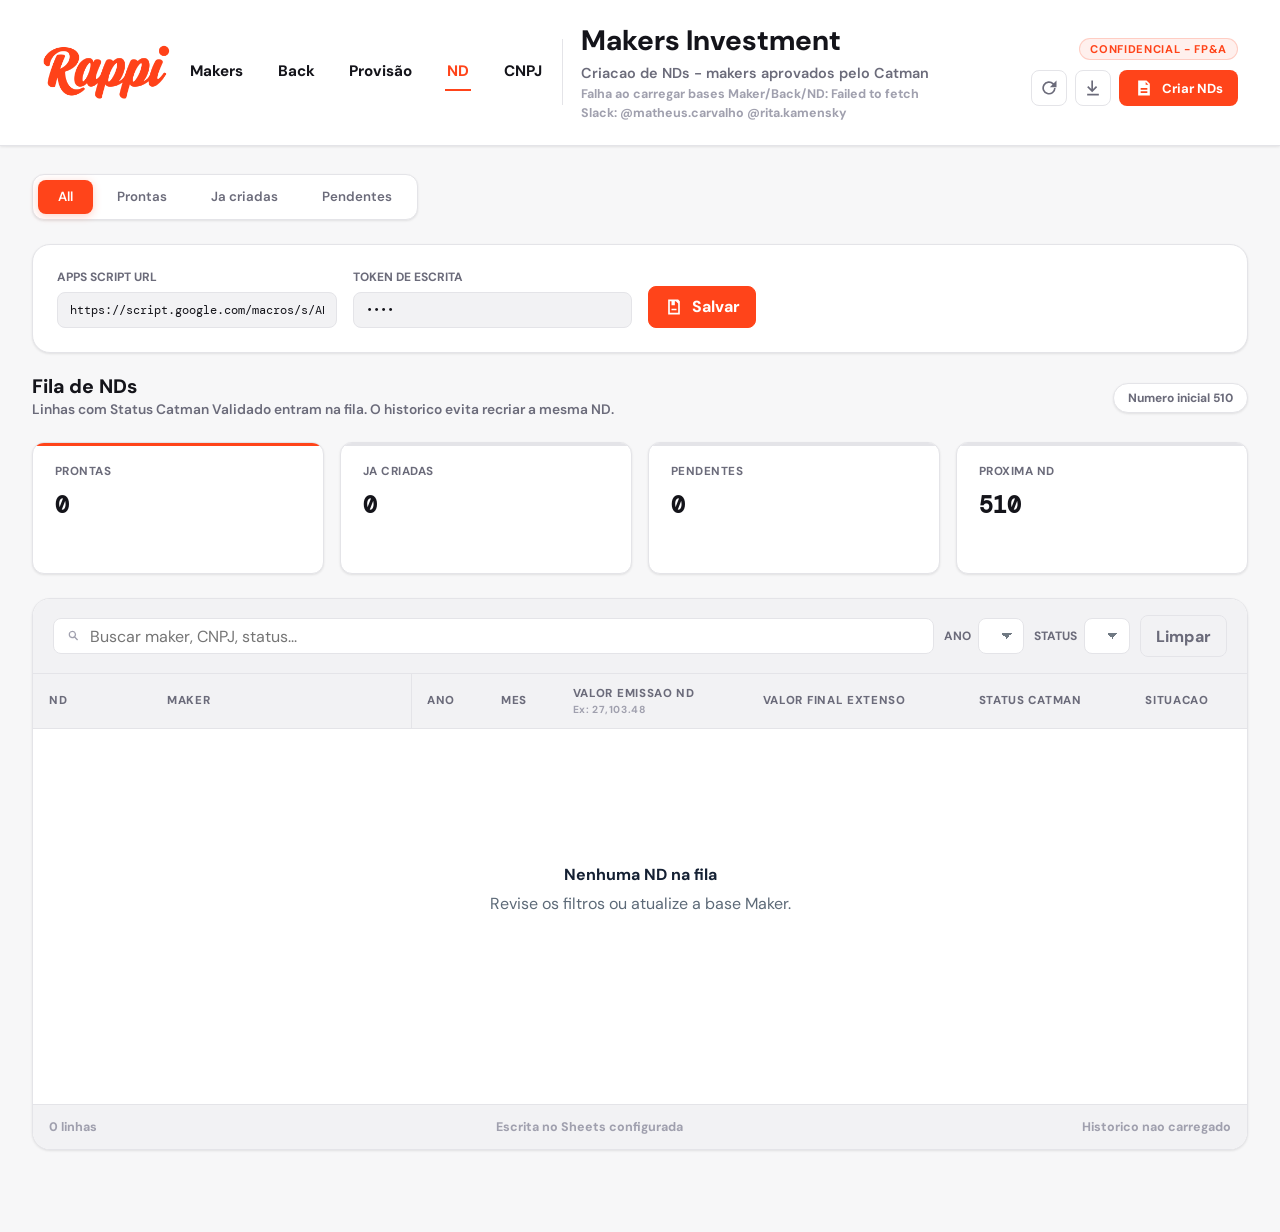
<file: nd.html>
<!doctype html>
<html lang="pt-BR">
  <head>
    <meta charset="utf-8" />
    <meta name="viewport" content="width=device-width, initial-scale=1" />
    <title>Makers Investment | Criacao de NDs</title>
    <link rel="preconnect" href="https://fonts.googleapis.com" />
    <link rel="preconnect" href="https://fonts.gstatic.com" crossorigin />
    <link href="https://fonts.googleapis.com/css2?family=DM+Sans:wght@400;500;600;700;800&family=DM+Mono:wght@400;500;600&display=swap" rel="stylesheet" />
    <link rel="stylesheet" href="./styles.css" />
  </head>
  <body>
    <div class="app-shell nd-page">
      <header class="report-hero has-main-nav">
        <div class="hero-copy">
          <a class="rappi-logo" href="./index.html" aria-label="Rappi">
            <img src="./rappi-logo.png" alt="Rappi" />
          </a>

          <nav class="main-nav" aria-label="Navegação principal">
            <a href="./index.html">Makers</a>
            <a href="./back.html">Back</a>
            <a href="./provisao.html">Provisão</a>
            <a class="is-active" href="./nd.html">ND</a>
            <a href="./cnpj.html">CNPJ</a>
          </nav>

          <span class="hero-divider" aria-hidden="true"></span>

          <div class="hero-title">
            <h1>Makers Investment</h1>
            <p class="hero-subtitle">Criacao de NDs - makers aprovados pelo Catman</p>
            <p class="hero-connection" id="ndConnectionStatus">Carregando base Maker</p>
            <p class="hero-contact">Slack: @matheus.carvalho @rita.kamensky</p>
          </div>
        </div>

        <div class="hero-side">
          <div class="hero-status">
            <span class="confidential-badge">CONFIDENCIAL - FP&amp;A</span>
          </div>

          <div class="topbar-actions">
            <button class="icon-button" id="ndRefreshButton" type="button" title="Atualizar dados" aria-label="Atualizar dados">
              <svg viewBox="0 0 24 24" aria-hidden="true">
                <path d="M17.7 6.3A8 8 0 1 0 20 12h-2a6 6 0 1 1-1.76-4.24L13 11h8V3l-3.3 3.3Z" />
              </svg>
            </button>
            <button class="icon-button" id="ndExportButton" type="button" title="Exportar CSV" aria-label="Exportar CSV">
              <svg viewBox="0 0 24 24" aria-hidden="true">
                <path d="M12 3v10.2l3.6-3.6L17 11l-6 6-6-6 1.4-1.4 3.6 3.6V3h2ZM5 19h14v2H5v-2Z" />
              </svg>
            </button>
            <button class="primary-button" id="ndCreateButton" type="button">
              <svg viewBox="0 0 24 24" aria-hidden="true">
                <path d="M9 3h6l4 4v14H5V3h4Zm5 1.7V8h3.3L14 4.7ZM8 12v2h8v-2H8Zm0 4v2h8v-2H8Z" />
              </svg>
              Criar NDs
            </button>
          </div>
        </div>
      </header>

      <main class="report-content">
        <section class="quick-tabs" aria-label="Status das NDs">
          <button class="quick-tab is-active" type="button" data-nd-filter="">All</button>
          <button class="quick-tab" type="button" data-nd-filter="ready">Prontas</button>
          <button class="quick-tab" type="button" data-nd-filter="created">Ja criadas</button>
          <button class="quick-tab" type="button" data-nd-filter="blocked">Pendentes</button>
        </section>

        <section class="config-panel nd-config-panel is-open" aria-label="Configuracao de escrita">
          <div class="config-grid">
            <label>
              <span>Apps Script URL</span>
              <input id="ndWriteEndpointInput" type="url" autocomplete="off" placeholder="https://script.google.com/.../exec" />
            </label>
            <label>
              <span>Token de escrita</span>
              <input id="ndWriteSecretInput" type="password" autocomplete="off" placeholder="Mesmo SECRET do Apps Script" />
            </label>
            <div class="config-actions">
              <button class="primary-button" id="ndSaveConfigButton" type="button">
                <svg viewBox="0 0 24 24" aria-hidden="true">
                  <path d="M5 3h12l2 2v16H5V3Zm2 2v14h10V7.8L14.2 5H7Zm2 0h4v5H9V5Zm0 9h6v2H9v-2Z" />
                </svg>
                Salvar
              </button>
            </div>
          </div>
        </section>

        <section class="section-heading">
          <div>
            <h2>Fila de NDs</h2>
            <p>Linhas com Status Catman Validado entram na fila. O historico evita recriar a mesma ND.</p>
          </div>
          <span class="period-badge">Numero inicial 510</span>
        </section>

        <section class="metrics-grid" aria-label="Resumo de NDs">
          <article class="metric">
            <span>Prontas</span>
            <strong id="ndMetricReady">0</strong>
          </article>
          <article class="metric">
            <span>Ja criadas</span>
            <strong id="ndMetricCreated">0</strong>
          </article>
          <article class="metric">
            <span>Pendentes</span>
            <strong id="ndMetricBlocked">0</strong>
          </article>
          <article class="metric">
            <span>Proxima ND</span>
            <strong id="ndMetricNext">510</strong>
          </article>
        </section>

        <section class="workbench nd-workbench">
          <div class="toolbar">
            <label class="search-box">
              <svg viewBox="0 0 24 24" aria-hidden="true">
                <path d="M9.8 4a5.8 5.8 0 0 1 4.64 9.28l4.14 4.14-1.42 1.42-4.14-4.14A5.8 5.8 0 1 1 9.8 4Zm0 2a3.8 3.8 0 1 0 0 7.6 3.8 3.8 0 0 0 0-7.6Z" />
              </svg>
              <input id="ndSearchInput" type="search" placeholder="Buscar maker, CNPJ, status..." />
            </label>

            <label>
              <span>Ano</span>
              <select id="ndYearFilter"></select>
            </label>

            <label>
              <span>Status</span>
              <select id="ndStatusFilter"></select>
            </label>

            <button class="ghost-button" id="ndClearFiltersButton" type="button">Limpar</button>
          </div>

          <div class="table-wrap nd-table-wrap">
            <table id="ndTable">
              <thead>
                <tr>
                  <th>ND</th>
                  <th>Maker</th>
                  <th>Ano</th>
                  <th>Mes</th>
                  <th>
                    <span class="column-label">Valor emissao ND</span>
                    <span class="column-format-hint">Ex: 27,103.48</span>
                  </th>
                  <th>Valor final extenso</th>
                  <th>Status Catman</th>
                  <th>Situacao</th>
                </tr>
              </thead>
              <tbody id="ndTableBody"></tbody>
            </table>
            <div class="empty-state" id="ndEmptyState" hidden>
              <strong>Nenhuma ND na fila</strong>
              <span>Revise os filtros ou atualize a base Maker.</span>
            </div>
          </div>

          <footer class="table-footer">
            <span id="ndRowCount">0 linhas</span>
            <span id="ndWriteStatus">Escrita nao configurada</span>
            <span id="ndHistoryStatus">Historico nao carregado</span>
          </footer>
        </section>
      </main>
    </div>

    <script src="./nd.js?v=20260617-maker-back-nd"></script>
  </body>
</html>
</file>
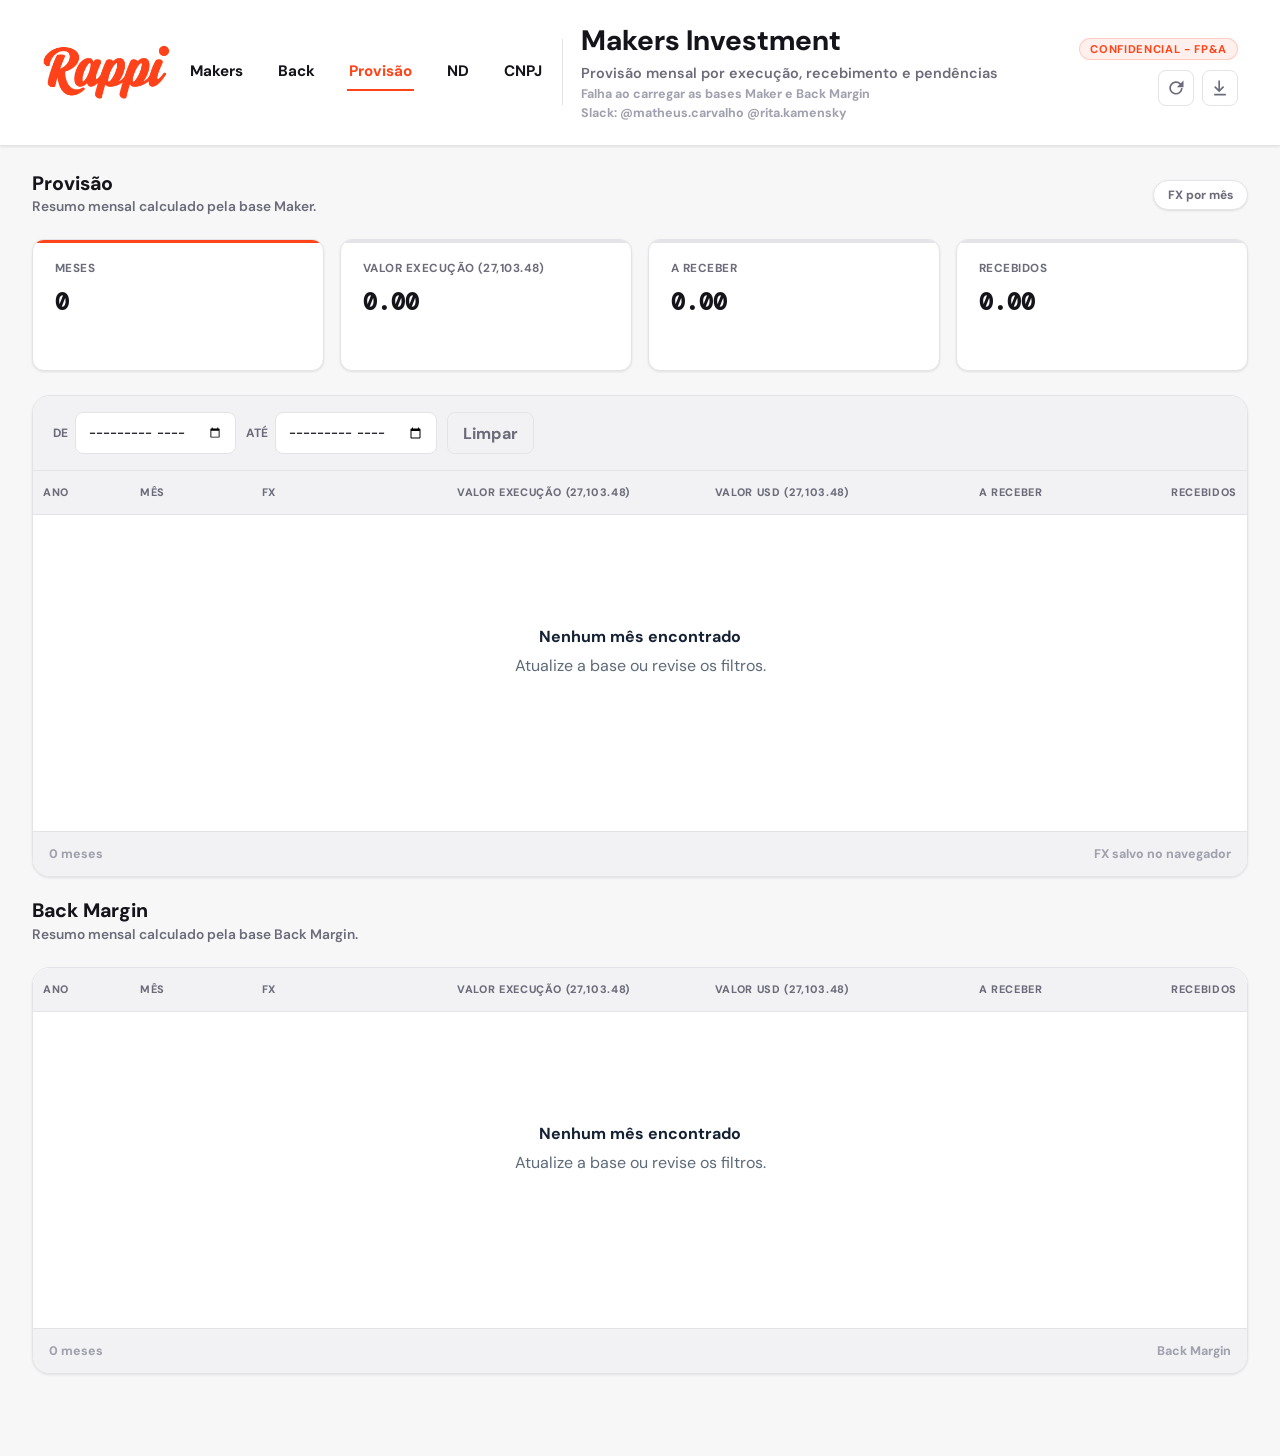
<file: provisao.html>
<!doctype html>
<html lang="pt-BR">
  <head>
    <meta charset="utf-8" />
    <meta name="viewport" content="width=device-width, initial-scale=1" />
    <title>Makers Investment | Provisão</title>
    <link rel="preconnect" href="https://fonts.googleapis.com" />
    <link rel="preconnect" href="https://fonts.gstatic.com" crossorigin />
    <link href="https://fonts.googleapis.com/css2?family=DM+Sans:wght@400;500;600;700;800&family=DM+Mono:wght@400;500;600&display=swap" rel="stylesheet" />
    <link rel="stylesheet" href="./styles.css" />
  </head>
  <body>
    <div class="app-shell provision-page">
      <header class="report-hero has-main-nav">
        <div class="hero-copy">
          <a class="rappi-logo" href="./index.html" aria-label="Rappi">
            <img src="./rappi-logo.png" alt="Rappi" />
          </a>

          <nav class="main-nav" aria-label="Navegação principal">
            <a href="./index.html">Makers</a>
            <a href="./back.html">Back</a>
            <a class="is-active" href="./provisao.html">Provisão</a>
            <a href="./nd.html">ND</a>
            <a href="./cnpj.html">CNPJ</a>
          </nav>

          <span class="hero-divider" aria-hidden="true"></span>

          <div class="hero-title">
            <h1>Makers Investment</h1>
            <p class="hero-subtitle">Provisão mensal por execução, recebimento e pendências</p>
            <p class="hero-connection" id="provisionConnectionStatus">Carregando base Maker</p>
            <p class="hero-contact">Slack: @matheus.carvalho @rita.kamensky</p>
          </div>
        </div>

        <div class="hero-side">
          <div class="hero-status">
            <span class="confidential-badge">CONFIDENCIAL - FP&amp;A</span>
          </div>

          <div class="topbar-actions">
            <button class="icon-button" id="provisionRefreshButton" type="button" title="Atualizar dados" aria-label="Atualizar dados">
              <svg viewBox="0 0 24 24" aria-hidden="true">
                <path d="M17.7 6.3A8 8 0 1 0 20 12h-2a6 6 0 1 1-1.76-4.24L13 11h8V3l-3.3 3.3Z" />
              </svg>
            </button>
            <button class="icon-button" id="provisionExportButton" type="button" title="Exportar CSV" aria-label="Exportar CSV">
              <svg viewBox="0 0 24 24" aria-hidden="true">
                <path d="M12 3v10.2l3.6-3.6L17 11l-6 6-6-6 1.4-1.4 3.6 3.6V3h2ZM5 19h14v2H5v-2Z" />
              </svg>
            </button>
          </div>
        </div>
      </header>

      <main class="report-content">
        <section class="section-heading">
          <div>
            <h2>Provisão</h2>
            <p>Resumo mensal calculado pela base Maker.</p>
          </div>
          <span class="period-badge">FX por mês</span>
        </section>

        <section class="metrics-grid provision-metrics" aria-label="Resumo da provisão">
          <article class="metric">
            <span>Meses</span>
            <strong id="provisionMetricMonths">0</strong>
          </article>
          <article class="metric">
            <span>Valor Execução (27,103.48)</span>
            <strong id="provisionMetricExecution">0.00</strong>
          </article>
          <article class="metric">
            <span>A RECEBER</span>
            <strong id="provisionMetricZero">0.00</strong>
          </article>
          <article class="metric">
            <span>Recebidos</span>
            <strong id="provisionMetricReceived">0.00</strong>
          </article>
        </section>

        <section class="workbench provision-workbench">
          <div class="toolbar">
            <label>
              <span>De</span>
              <input id="provisionPeriodStartFilter" type="month" />
            </label>

            <label>
              <span>Até</span>
              <input id="provisionPeriodEndFilter" type="month" />
            </label>

            <button class="ghost-button" id="provisionClearFiltersButton" type="button">Limpar</button>
          </div>

          <div class="table-wrap">
            <table id="provisionTable">
              <thead>
                <tr>
                  <th>Ano</th>
                  <th>Mês</th>
                  <th>FX</th>
                  <th>Valor Execução (27,103.48)</th>
                  <th>Valor USD (27,103.48)</th>
                  <th>A RECEBER</th>
                  <th>Recebidos</th>
                </tr>
              </thead>
              <tbody id="provisionTableBody"></tbody>
            </table>

            <div class="empty-state" id="provisionEmptyState" hidden>
              <strong>Nenhum mês encontrado</strong>
              <span>Atualize a base ou revise os filtros.</span>
            </div>
          </div>

          <footer class="table-footer">
            <span id="provisionRowCount">0 meses</span>
            <span id="provisionFxStatus">FX salvo no navegador</span>
          </footer>
        </section>

        <section class="section-heading">
          <div>
            <h2>Back Margin</h2>
            <p>Resumo mensal calculado pela base Back Margin.</p>
          </div>
        </section>

        <section class="workbench provision-workbench">
          <div class="table-wrap">
            <table id="backProvisionTable">
              <thead>
                <tr>
                  <th>Ano</th>
                  <th>Mês</th>
                  <th>FX</th>
                  <th>Valor Execução (27,103.48)</th>
                  <th>Valor USD (27,103.48)</th>
                  <th>A RECEBER</th>
                  <th>Recebidos</th>
                </tr>
              </thead>
              <tbody id="backProvisionTableBody"></tbody>
            </table>

            <div class="empty-state" id="backProvisionEmptyState" hidden>
              <strong>Nenhum mês encontrado</strong>
              <span>Atualize a base ou revise os filtros.</span>
            </div>
          </div>

          <footer class="table-footer">
            <span id="backProvisionRowCount">0 meses</span>
            <span>Back Margin</span>
          </footer>
        </section>
      </main>
    </div>

    <script src="./provisao.js?v=20260612-period-filter-v3"></script>
  </body>
</html>
</file>
<file: styles.css>
:root {
  --bg: #f4f6f5;
  --surface: #ffffff;
  --surface-soft: #f8f8f6;
  --text: #142033;
  --muted: #8a8f96;
  --line: #dfded9;
  --line-strong: #c9c7c0;
  --navy: #102746;
  --navy-soft: #203a5b;
  --teal: #0b7066;
  --green: #067243;
  --red: #b72a2f;
  --gold: #d6a42b;
  --blue: #1f5faa;
  --shadow: 0 14px 32px rgba(20, 32, 51, 0.1);
  --shadow-soft: 0 6px 18px rgba(20, 32, 51, 0.08);
  color-scheme: light;
  font-family: Inter, "Segoe UI", Roboto, Arial, sans-serif;
}

* {
  box-sizing: border-box;
}

[hidden] {
  display: none !important;
}

body {
  min-width: 320px;
  margin: 0;
  background: var(--bg);
  color: var(--text);
}

button,
input,
select {
  font: inherit;
}

button {
  cursor: pointer;
}

.app-shell {
  min-height: 100vh;
  padding-bottom: 34px;
}

.report-hero {
  display: flex;
  min-height: 172px;
  align-items: flex-start;
  justify-content: space-between;
  gap: 28px;
  background:
    linear-gradient(135deg, rgba(11, 112, 102, 0.14), transparent 32%),
    linear-gradient(180deg, #102746 0%, #0f2746 100%);
  color: #fff;
  padding: 38px clamp(24px, 5vw, 58px);
}

.hero-copy {
  display: flex;
  align-items: center;
  gap: 18px;
  min-width: 0;
}

.brand-mark {
  display: grid;
  width: 52px;
  height: 52px;
  flex: 0 0 auto;
  place-items: center;
  border-radius: 8px;
  background: var(--teal);
  box-shadow: 0 16px 30px rgba(0, 0, 0, 0.18);
}

.brand-mark svg,
button svg,
.search-box svg {
  width: 20px;
  height: 20px;
  fill: currentColor;
}

h1,
h2,
p {
  margin: 0;
}

h1 {
  font-size: clamp(1.9rem, 3vw, 2.4rem);
  line-height: 1.05;
  font-weight: 820;
  letter-spacing: 0;
}

.hero-copy p {
  margin-top: 12px;
  color: rgba(255, 255, 255, 0.66);
  font-size: 1.08rem;
  font-weight: 600;
}

.hero-side {
  display: grid;
  justify-items: end;
  gap: 12px;
  min-width: max-content;
}

.confidential-badge {
  display: inline-flex;
  align-items: center;
  justify-content: center;
  border: 1px solid rgba(255, 255, 255, 0.18);
  border-radius: 999px;
  background: rgba(255, 255, 255, 0.12);
  color: rgba(255, 255, 255, 0.86);
  padding: 8px 16px;
  font-size: 0.88rem;
  font-weight: 820;
  letter-spacing: 0.02em;
}

#connectionStatus {
  color: rgba(255, 255, 255, 0.56);
  font-size: 0.9rem;
  font-weight: 650;
}

.topbar-actions,
.config-actions {
  display: flex;
  align-items: center;
  gap: 9px;
}

.topbar-actions {
  justify-content: flex-end;
  flex-wrap: wrap;
}

.icon-button,
.primary-button,
.ghost-button {
  display: inline-flex;
  min-height: 42px;
  align-items: center;
  justify-content: center;
  gap: 8px;
  border: 1px solid transparent;
  border-radius: 8px;
  padding: 0 15px;
  font-weight: 760;
  transition: transform 140ms ease, background 140ms ease, border-color 140ms ease, box-shadow 140ms ease;
}

.icon-button {
  width: 42px;
  padding: 0;
}

.report-hero .icon-button,
.report-hero .ghost-button {
  border-color: rgba(255, 255, 255, 0.18);
  background: rgba(255, 255, 255, 0.09);
  color: #fff;
}

.primary-button {
  border-color: var(--navy);
  background: var(--navy);
  color: #fff;
  box-shadow: 0 12px 22px rgba(16, 39, 70, 0.22);
}

.report-hero .primary-button {
  border-color: rgba(255, 255, 255, 0.1);
  background: rgba(255, 255, 255, 0.92);
  color: var(--navy);
}

#configToggle {
  border-color: transparent;
  background: #ffffff;
  color: var(--navy);
}

.ghost-button {
  border-color: var(--line);
  background: #fff;
  color: var(--text);
}

.icon-button:hover,
.primary-button:hover,
.ghost-button:hover,
.quick-tab:hover {
  transform: translateY(-1px);
  box-shadow: var(--shadow-soft);
}

.report-content {
  width: min(1548px, calc(100% - 44px));
  margin: 0 auto;
  padding-top: 38px;
}

.quick-tabs {
  display: flex;
  flex-wrap: wrap;
  gap: 12px;
  padding-bottom: 28px;
  border-bottom: 1px solid var(--line);
}

.quick-tab {
  min-width: 138px;
  min-height: 46px;
  border: 1px solid #deddd8;
  border-radius: 999px;
  background: #fff;
  color: #555b63;
  padding: 0 22px;
  font-weight: 760;
  box-shadow: 0 1px 0 rgba(20, 32, 51, 0.04);
}

.quick-tab.is-active {
  border-color: var(--navy);
  background: var(--navy);
  color: #fff;
  box-shadow: 0 12px 24px rgba(16, 39, 70, 0.18);
}

.config-panel {
  display: none;
  margin: 22px 0 0;
  border: 1px solid var(--line);
  border-radius: 8px;
  background: #fff;
  box-shadow: var(--shadow);
}

.config-panel.is-open {
  display: block;
}

.config-grid {
  display: grid;
  grid-template-columns: repeat(3, minmax(180px, 1fr));
  gap: 12px;
  align-items: end;
  padding: 16px;
}

.section-heading {
  display: flex;
  align-items: end;
  justify-content: space-between;
  gap: 20px;
  padding: 42px 0 28px;
}

.section-heading h2 {
  font-size: clamp(2rem, 3vw, 2.45rem);
  line-height: 1.05;
  font-weight: 840;
  letter-spacing: 0;
}

.section-heading p {
  margin-top: 12px;
  color: var(--muted);
  font-size: 1.04rem;
  font-weight: 600;
}

.period-badge {
  display: inline-flex;
  align-items: center;
  border: 1px solid var(--line);
  border-radius: 999px;
  background: #fff;
  color: #777d84;
  padding: 8px 14px;
  font-size: 0.84rem;
  font-weight: 760;
}

.metrics-grid {
  display: grid;
  grid-template-columns: repeat(4, minmax(0, 1fr));
  gap: 16px;
}

.metric {
  min-width: 0;
  min-height: 148px;
  border: 1px solid var(--line);
  border-radius: 8px;
  background: #fff;
  padding: 24px;
  box-shadow: var(--shadow);
}

.metric span {
  display: block;
  color: #9a9a96;
  font-size: 0.86rem;
  font-weight: 820;
  letter-spacing: 0.04em;
  text-transform: uppercase;
}

.metric strong {
  display: block;
  overflow-wrap: anywhere;
  margin-top: 16px;
  color: #111827;
  font-size: clamp(1.7rem, 2vw, 2.1rem);
  line-height: 1.05;
  letter-spacing: 0;
}

.metric:nth-child(2) strong {
  color: var(--navy);
}

.metric:nth-child(3) strong {
  color: #7a1e23;
}

.classification-strip {
  display: flex;
  flex-wrap: wrap;
  align-items: center;
  gap: 14px 28px;
  margin: 30px 0 24px;
  color: #545b62;
  font-size: 0.96rem;
}

.classification-strip strong {
  color: #72777d;
}

.classification-strip span {
  display: inline-flex;
  align-items: center;
  gap: 10px;
}

.classification-strip b {
  display: inline-flex;
  align-items: center;
  min-height: 28px;
  border: 1px solid var(--line);
  border-radius: 999px;
  background: #fff;
  color: #555b63;
  padding: 4px 12px;
  font-size: 0.78rem;
  text-transform: uppercase;
}

.classification-strip span:nth-child(3) b {
  border-color: #bde4c8;
  background: #edf9ef;
  color: var(--green);
}

.classification-strip span:nth-child(4) b {
  border-color: #f1d37c;
  background: #fff7db;
  color: #996c00;
}

label {
  display: grid;
  gap: 7px;
  min-width: 0;
}

label span {
  color: #5e6670;
  font-size: 0.76rem;
  font-weight: 820;
  text-transform: uppercase;
}

input,
select {
  width: 100%;
  min-height: 42px;
  border: 1px solid #d9e0e6;
  border-radius: 8px;
  background: #fff;
  color: var(--text);
  padding: 0 12px;
  outline: none;
}

select {
  appearance: none;
  background:
    linear-gradient(45deg, transparent 50%, #707983 50%) right 16px center / 6px 6px no-repeat,
    linear-gradient(135deg, #707983 50%, transparent 50%) right 11px center / 6px 6px no-repeat,
    #fff;
  padding-right: 32px;
}

input:focus,
select:focus {
  border-color: var(--blue);
  box-shadow: 0 0 0 3px rgba(31, 95, 170, 0.14);
}

.workbench {
  overflow: hidden;
  border: 1px solid var(--line);
  border-radius: 8px;
  background: #fff;
  box-shadow: var(--shadow);
}

.toolbar {
  display: grid;
  grid-template-columns:
    minmax(260px, 1.4fr)
    minmax(170px, 0.75fr)
    minmax(105px, 0.45fr)
    minmax(105px, 0.45fr)
    minmax(170px, 0.75fr)
    minmax(170px, 0.75fr)
    auto;
  gap: 10px;
  align-items: end;
  padding: 16px;
  border-bottom: 1px solid var(--line);
  background: #fff;
}

.search-box {
  position: relative;
}

.search-box svg {
  position: absolute;
  left: 14px;
  bottom: 11px;
  color: #768395;
  pointer-events: none;
}

.search-box input {
  padding-left: 42px;
}

.table-wrap {
  position: relative;
  width: 100%;
  max-height: calc(100vh - 360px);
  min-height: 430px;
  overflow: auto;
  background: #fff;
}

table {
  width: 100%;
  min-width: 1720px;
  border-collapse: separate;
  border-spacing: 0;
  font-size: 0.86rem;
}

.group-row {
  display: none;
}

th,
td {
  height: 42px;
  border-right: 1px solid #e4e7ea;
  border-bottom: 1px solid #e8eaed;
  padding: 8px 12px;
  vertical-align: middle;
  white-space: nowrap;
}

th {
  position: sticky;
  top: 0;
  z-index: 4;
  background: #f7f5f1 !important;
  color: #9a9a96;
  font-size: 0.78rem;
  font-weight: 840;
  letter-spacing: 0.05em;
  text-align: left;
  text-transform: uppercase;
}

.column-row th {
  top: 0;
  box-shadow: inset 0 -1px 0 #dedbd6;
}

th button {
  display: flex;
  width: 100%;
  height: 100%;
  align-items: center;
  justify-content: space-between;
  gap: 8px;
  border: 0;
  background: transparent;
  color: inherit;
  padding: 0;
  font: inherit;
  text-align: inherit;
  text-transform: inherit;
}

.column-label-wrap,
.column-label {
  display: block;
}

.column-format-hint {
  display: block;
  margin-top: 3px;
  color: var(--rappi-soft-text);
  font-size: 0.64rem;
  font-weight: 700;
  line-height: 1.1;
  text-transform: none;
}

th button::after {
  content: "sort";
  color: #a8a39c;
  font-size: 0.62rem;
  font-weight: 840;
  text-transform: uppercase;
}

th[aria-sort="ascending"] button::after {
  content: "^";
  font-size: 0.82rem;
}

th[aria-sort="descending"] button::after {
  content: "v";
  font-size: 0.82rem;
}

td {
  color: #172033;
  font-variant-numeric: tabular-nums;
}

tbody tr:nth-child(even) td {
  background: #fbfbfa;
}

tbody tr:hover td {
  background: #f1f5fb;
}

.column-row th:nth-child(1),
tbody td:nth-child(1) {
  position: sticky;
  left: 0;
  z-index: 3;
  min-width: 118px;
  box-shadow: 1px 0 0 #d9dde1;
}

.column-row th:nth-child(1) {
  z-index: 6;
}

tbody td:nth-child(1) {
  background: #fff;
  font-weight: 780;
}

tbody tr:nth-child(even) td:nth-child(1) {
  background: #fbfbfa;
}

tbody tr:hover td:nth-child(1) {
  background: #f1f5fb;
}

.cell-number,
.cell-currency {
  text-align: right;
}

.cell-diff.negative {
  color: var(--red);
  font-weight: 800;
}

.cell-diff.positive {
  color: var(--green);
  font-weight: 800;
}

.cell-amber {
  background: #fffaf0 !important;
}

.cell-link a {
  display: inline-flex;
  align-items: center;
  border: 1px solid #cddff2;
  border-radius: 999px;
  background: #f3f7fc;
  color: var(--blue);
  padding: 4px 10px;
  font-size: 0.76rem;
  font-weight: 800;
  text-decoration: none;
}

.cell-link a:hover {
  border-color: #9ec0e7;
  background: #e9f1fb;
}

.cell-person {
  min-width: 240px;
}

.status-select,
.note-input {
  min-width: 132px;
  min-height: 30px;
  border-radius: 999px;
  padding: 0 10px;
  font-size: 0.78rem;
  font-weight: 720;
}

.status-select {
  border-color: #d4e2ed;
  background-color: #f7fafc;
  color: #344255;
}

.note-input {
  min-width: 190px;
  border-radius: 8px;
}

.person-select {
  width: 100%;
  min-width: 216px;
  max-width: 260px;
  text-transform: none;
}

.empty-state {
  position: absolute;
  inset: 0;
  display: grid;
  place-content: center;
  gap: 8px;
  color: #5d6a78;
  text-align: center;
  background: rgba(255, 255, 255, 0.88);
}

.empty-state strong {
  color: var(--text);
}

.table-footer {
  display: flex;
  justify-content: space-between;
  flex-wrap: wrap;
  gap: 12px;
  padding: 14px 16px;
  border-top: 1px solid var(--line);
  background: #fff;
  color: #55616d;
  font-size: 0.9rem;
  font-weight: 760;
}

#writeStatus {
  color: #7a7070;
}

#writeStatus.is-saving {
  color: #996c00;
}

#writeStatus.is-ok {
  color: var(--green);
}

#writeStatus.is-error {
  color: var(--red);
}

@media (max-width: 1120px) {
  .report-hero {
    flex-direction: column;
  }

  .hero-side {
    justify-items: start;
    min-width: 0;
  }

  .topbar-actions {
    justify-content: flex-start;
  }

  .metrics-grid {
    grid-template-columns: repeat(2, minmax(0, 1fr));
  }
}

@media (max-width: 900px) {
  .report-content {
    width: min(100% - 24px, 1548px);
    padding-top: 26px;
  }

  .report-hero {
    padding: 28px 18px;
  }

  .hero-copy {
    align-items: flex-start;
  }

  .config-grid,
  .toolbar {
    grid-template-columns: 1fr;
  }

  .section-heading {
    align-items: flex-start;
    flex-direction: column;
  }
}

@media (max-width: 640px) {
  .hero-copy {
    flex-direction: column;
  }

  .topbar-actions .primary-button,
  .topbar-actions .ghost-button,
  .config-actions .primary-button,
  .config-actions .ghost-button,
  .toolbar .ghost-button,
  .quick-tab {
    width: 100%;
  }

  .metrics-grid {
    grid-template-columns: 1fr;
  }

  .metric {
    min-height: 124px;
    padding: 20px;
  }
}

/* Rappi-inspired surface theme for the dashboard body */
:root {
  --rappi-orange: #ff441a;
  --rappi-orange-soft: rgba(255, 68, 26, 0.08);
  --rappi-orange-glow: rgba(255, 68, 26, 0.22);
  --rappi-bg: #f7f7f8;
  --rappi-surface: #ffffff;
  --rappi-surface-2: #f2f2f4;
  --rappi-border: #e4e4e8;
  --rappi-border-hover: #c8c8d0;
  --rappi-text: #14141a;
  --rappi-muted: #6b6b7a;
  --rappi-soft-text: #a0a0ae;
  --rappi-shadow-sm: 0 1px 3px rgba(0, 0, 0, 0.06), 0 1px 2px rgba(0, 0, 0, 0.04);
  --rappi-shadow-md: 0 4px 16px rgba(0, 0, 0, 0.08), 0 1px 4px rgba(0, 0, 0, 0.04);
  --rappi-transition: 180ms cubic-bezier(0.4, 0, 0.2, 1);
}

body {
  background: var(--rappi-bg);
  color: var(--rappi-text);
  font-family: "DM Sans", Inter, "Segoe UI", Roboto, Arial, sans-serif;
}

.rappi-brand-logo {
  display: inline-flex;
  min-width: 124px;
  height: 54px;
  align-items: center;
  justify-content: center;
  flex: 0 0 auto;
  color: var(--rappi-orange);
}

.rappi-brand-logo span {
  transform: rotate(-4deg);
  font-family: "Brush Script MT", "Segoe Script", cursive;
  font-size: clamp(2.3rem, 4vw, 3.2rem);
  font-weight: 800;
  line-height: 0.9;
  letter-spacing: 0;
}

.report-content {
  display: flex;
  width: 100%;
  max-width: 1600px;
  flex-direction: column;
  gap: 24px;
  margin: 0 auto;
  padding: 28px 32px 48px;
}

.quick-tabs {
  width: fit-content;
  gap: 4px;
  padding: 5px;
  border: 1px solid var(--rappi-border);
  border-radius: 12px;
  background: var(--rappi-surface);
  box-shadow: var(--rappi-shadow-sm);
}

.quick-tab {
  min-width: auto;
  min-height: 34px;
  border: 0;
  border-radius: 8px;
  background: transparent;
  color: var(--rappi-muted);
  padding: 0 20px;
  font-size: 0.83rem;
  font-weight: 600;
  box-shadow: none;
  transition: background var(--rappi-transition), color var(--rappi-transition), box-shadow var(--rappi-transition);
}

.quick-tab:hover {
  transform: none;
  background: var(--rappi-surface-2);
  box-shadow: none;
}

.quick-tab.is-active {
  border-color: transparent;
  background: var(--rappi-orange);
  color: #fff;
  box-shadow: 0 2px 8px rgba(255, 68, 26, 0.25);
}

.config-panel {
  margin: 0;
  border-color: var(--rappi-border);
  border-radius: 18px;
  background: var(--rappi-surface);
  box-shadow: var(--rappi-shadow-sm);
}

.config-grid {
  grid-template-columns: repeat(auto-fill, minmax(240px, 1fr));
  gap: 16px;
  padding: 24px;
}

.section-heading {
  align-items: center;
  padding: 0;
}

.section-heading h2 {
  font-size: 1.22rem;
  font-weight: 800;
  color: var(--rappi-text);
}

.section-heading p {
  margin-top: 3px;
  color: var(--rappi-muted);
  font-size: 0.86rem;
}

.period-badge {
  border-color: var(--rappi-border);
  background: var(--rappi-surface);
  color: var(--rappi-muted);
  padding: 6px 14px;
  font-size: 0.75rem;
  box-shadow: var(--rappi-shadow-sm);
}

.metrics-grid {
  gap: 16px;
}

.metric {
  min-height: 132px;
  border-color: var(--rappi-border);
  border-radius: 12px;
  background: var(--rappi-surface);
  padding: 20px 22px;
  box-shadow: var(--rappi-shadow-sm);
  transition: box-shadow var(--rappi-transition);
  position: relative;
  overflow: hidden;
}

.metric::before {
  content: "";
  position: absolute;
  inset: 0 0 auto;
  height: 3px;
  background: var(--rappi-border);
}

.metric:first-child::before {
  background: var(--rappi-orange);
}

.metric:hover {
  box-shadow: var(--rappi-shadow-md);
}

.metric span {
  color: var(--rappi-muted);
  font-size: 0.73rem;
  font-weight: 700;
}

.metric strong {
  margin-top: 14px;
  color: var(--rappi-text);
  font-family: "DM Mono", Consolas, monospace;
  font-size: clamp(1.35rem, 1.8vw, 1.62rem);
  font-weight: 700;
}

.metric:nth-child(2) strong,
.metric:nth-child(3) strong {
  color: var(--rappi-text);
}

.classification-strip {
  gap: 16px;
  margin: 0;
  border: 1px solid var(--rappi-border);
  border-radius: 12px;
  background: var(--rappi-surface);
  padding: 12px 20px;
  box-shadow: var(--rappi-shadow-sm);
  font-size: 0.82rem;
}

.classification-strip strong {
  color: var(--rappi-muted);
  font-size: 0.75rem;
  font-weight: 700;
  letter-spacing: 0.04em;
  text-transform: uppercase;
}

.classification-strip span {
  gap: 6px;
  color: var(--rappi-text);
}

.classification-strip span::before {
  content: "";
  width: 8px;
  height: 8px;
  border-radius: 999px;
  background: var(--rappi-soft-text);
}

.classification-strip span:first-of-type::before {
  background: #f59e0b;
}

.classification-strip span:last-of-type::before {
  background: #10b981;
}

.classification-strip b,
.classification-strip span:nth-child(3) b,
.classification-strip span:nth-child(4) b {
  min-height: 0;
  border: 0;
  border-radius: 0;
  background: transparent;
  color: inherit;
  padding: 0;
  font-size: 0.82rem;
  text-transform: none;
}

.workbench {
  border-color: var(--rappi-border);
  border-radius: 18px;
  background: var(--rappi-surface);
  box-shadow: var(--rappi-shadow-sm);
}

.toolbar {
  display: flex;
  flex-wrap: wrap;
  gap: 10px;
  align-items: center;
  padding: 16px 20px;
  border-bottom-color: var(--rappi-border);
  background: var(--rappi-surface-2);
}

.search-box {
  display: flex;
  min-width: 240px;
  height: 36px;
  flex: 1 1 260px;
  align-items: center;
  gap: 8px;
  border: 1px solid var(--rappi-border);
  border-radius: 8px;
  background: var(--rappi-surface);
  padding: 0 12px;
  transition: border-color var(--rappi-transition), box-shadow var(--rappi-transition);
}

.search-box:focus-within {
  border-color: var(--rappi-orange);
  box-shadow: 0 0 0 3px var(--rappi-orange-soft);
}

.search-box svg {
  position: static;
  width: 16px;
  height: 16px;
  color: var(--rappi-soft-text);
}

.search-box input {
  min-height: 0;
  border: 0;
  background: transparent;
  padding: 0;
}

.toolbar label:not(.search-box) {
  display: flex;
  align-items: center;
  gap: 7px;
  color: var(--rappi-muted);
  font-size: 0.78rem;
  font-weight: 600;
  white-space: nowrap;
}

.toolbar label span,
.config-grid label span {
  color: var(--rappi-muted);
  font-size: 0.75rem;
  font-weight: 700;
}

input,
select {
  border-color: var(--rappi-border);
  color: var(--rappi-text);
}

.toolbar select,
.config-grid input,
.config-grid select {
  min-height: 36px;
  border-radius: 8px;
  background-color: var(--rappi-surface);
  font-size: 0.82rem;
}

.config-grid input {
  background: var(--rappi-surface-2);
  font-family: "DM Mono", Consolas, monospace;
  font-size: 0.78rem;
}

input:focus,
select:focus {
  border-color: var(--rappi-orange);
  box-shadow: 0 0 0 3px var(--rappi-orange-soft);
}

.report-content .primary-button {
  border-color: var(--rappi-orange);
  background: var(--rappi-orange);
  box-shadow: none;
}

.report-content .ghost-button {
  border-color: var(--rappi-border);
  background: transparent;
  color: var(--rappi-muted);
  box-shadow: none;
}

.report-content .ghost-button:hover,
.report-content .primary-button:hover {
  transform: none;
  box-shadow: var(--rappi-shadow-sm);
}

.table-wrap {
  max-height: calc(100vh - 330px);
  min-height: 430px;
  background: var(--rappi-surface);
}

table {
  font-size: 0.82rem;
}

th,
td {
  height: 44px;
  border-right: 0;
  border-bottom: 1px solid var(--rappi-border);
  padding: 12px 16px;
}

th {
  background: var(--rappi-surface-2) !important;
  color: var(--rappi-muted);
  font-size: 0.72rem;
  font-weight: 800;
  letter-spacing: 0.06em;
}

.column-row th {
  box-shadow: inset 0 -1px 0 var(--rappi-border);
}

th button::after {
  color: var(--rappi-soft-text);
}

td {
  color: var(--rappi-text);
}

tbody tr:nth-child(even) td,
tbody td:nth-child(1),
tbody tr:nth-child(even) td:nth-child(1) {
  background: var(--rappi-surface);
}

tbody tr:hover td,
tbody tr:hover td:nth-child(1) {
  background: var(--rappi-orange-soft);
}

.column-row th:nth-child(1),
tbody td:nth-child(1) {
  width: 118px;
  max-width: 118px;
  overflow: hidden;
  background-clip: padding-box;
  box-shadow: 1px 0 0 var(--rappi-border);
  text-overflow: ellipsis;
}

.column-row th:nth-child(2),
tbody td:nth-child(2) {
  position: sticky;
  left: 118px;
  width: 260px;
  min-width: 260px;
  max-width: 260px;
  overflow: hidden;
  background-clip: padding-box;
  box-shadow: 1px 0 0 var(--rappi-border);
  text-overflow: ellipsis;
}

.column-row th:nth-child(2) {
  z-index: 6;
}

tbody td:nth-child(1) {
  z-index: 8;
  background: var(--rappi-surface) !important;
}

tbody td:nth-child(2) {
  z-index: 7;
  background: var(--rappi-surface) !important;
  font-weight: 700;
}

tbody tr:hover td:nth-child(1) {
  background: #fff4f0 !important;
}

tbody tr:hover td:nth-child(2) {
  background: #fff4f0 !important;
}

.cell-amber {
  background: #fff8f5 !important;
}

.status-select,
.note-input {
  min-height: 32px;
  border-color: var(--rappi-border);
  background-color: var(--rappi-surface);
  color: var(--rappi-text);
  font-size: 0.78rem;
}

.status-select:focus,
.note-input:focus {
  border-color: var(--rappi-orange);
  box-shadow: 0 0 0 3px var(--rappi-orange-soft);
}

.cell-link a {
  border-color: rgba(255, 68, 26, 0.18);
  background: var(--rappi-orange-soft);
  color: var(--rappi-orange);
}

.table-footer {
  border-top-color: var(--rappi-border);
  background: var(--rappi-surface-2);
  color: var(--rappi-soft-text);
  font-size: 0.78rem;
}

@media (max-width: 900px) {
  .report-content {
    width: 100%;
    padding: 24px 16px 40px;
  }

  .toolbar {
    display: grid;
    grid-template-columns: 1fr;
  }

  .search-box {
    width: 100%;
  }
}

@media (max-width: 640px) {
  .quick-tabs {
    width: 100%;
  }

  .quick-tab {
    flex: 1;
  }
}

/* Header aligned with the reference layout */
.report-hero {
  display: grid;
  position: sticky;
  top: 0;
  z-index: 100;
  min-height: 142px;
  grid-template-columns: minmax(0, 1fr) max-content;
  align-items: center;
  gap: 32px;
  border-bottom: 1px solid var(--rappi-border);
  background: var(--rappi-surface);
  color: var(--rappi-text);
  padding: 24px 42px;
  box-shadow: var(--rappi-shadow-sm);
}

.hero-copy {
  flex: 1 1 auto;
  gap: 22px;
  min-width: 0;
}

.rappi-logo {
  display: flex;
  align-items: center;
  flex-shrink: 0;
  color: inherit;
  text-decoration: none;
}

.rappi-logo img {
  display: block;
  width: clamp(210px, 20vw, 285px);
  height: auto;
}

.hero-divider {
  width: 1px;
  height: 66px;
  flex: 0 0 auto;
  background: var(--rappi-border);
}

.hero-title h1 {
  color: var(--rappi-text);
  font-size: clamp(1.32rem, 2.2vw, 1.82rem);
  font-weight: 800;
  line-height: 1.2;
  white-space: nowrap;
}

.hero-title .hero-subtitle {
  max-width: 460px;
  margin-top: 6px;
  color: var(--rappi-muted);
  font-size: 0.9rem;
  font-weight: 600;
}

.hero-title .hero-connection {
  max-width: 520px;
  margin-top: 4px;
  color: var(--rappi-soft-text);
  font-size: 0.78rem;
  font-weight: 700;
}

.hero-title .hero-contact {
  max-width: 520px;
  margin-top: 3px;
  color: var(--rappi-soft-text);
  font-size: 0.78rem;
  font-weight: 700;
}

.hero-side {
  display: grid;
  align-items: center;
  justify-items: end;
  justify-self: end;
  gap: 10px;
  min-width: 0;
  text-align: right;
}

.hero-status {
  display: flex;
  align-items: center;
  justify-content: flex-end;
  gap: 12px;
  min-width: 0;
  flex-wrap: wrap;
}

.confidential-badge {
  border: 1px solid rgba(255, 68, 26, 0.2);
  background: var(--rappi-orange-soft);
  color: var(--rappi-orange);
  padding: 3px 10px;
  font-size: 0.7rem;
  font-weight: 700;
  letter-spacing: 0.06em;
  text-transform: uppercase;
}

#connectionStatus.hero-connection {
  color: var(--rappi-soft-text);
  font-size: 0.78rem;
  font-weight: 700;
  white-space: normal;
}

.topbar-actions {
  gap: 8px;
  justify-content: flex-end;
}

.report-hero .icon-button {
  width: 36px;
  min-height: 36px;
  border-color: var(--rappi-border);
  background: var(--rappi-surface);
  color: var(--rappi-muted);
  box-shadow: none;
}

.report-hero .icon-button:hover,
.report-hero .ghost-button:hover {
  transform: none;
  border-color: var(--rappi-border-hover);
  background: var(--rappi-surface-2);
  color: var(--rappi-text);
  box-shadow: none;
}

.report-hero .primary-button,
#configToggle {
  min-height: 36px;
  border: 0;
  border-color: var(--rappi-orange);
  background: var(--rappi-orange);
  color: #fff;
  box-shadow: none;
  font-size: 0.82rem;
  font-weight: 700;
}

.report-hero .primary-button svg {
  fill: #fff;
}

.report-hero .primary-button:hover,
#configToggle:hover {
  transform: translateY(-1px);
  background: #e03a13;
  box-shadow: 0 4px 12px rgba(255, 68, 26, 0.3);
}

@media (max-width: 1180px) {
  .report-hero {
    min-height: auto;
    grid-template-columns: 1fr;
    align-items: stretch;
    gap: 16px;
    padding: 20px 16px;
  }

  .hero-copy {
    width: 100%;
    align-items: center;
    gap: 14px;
  }

  .rappi-logo img {
    width: clamp(150px, 34vw, 190px);
  }

  .hero-divider {
    height: 56px;
  }

  .hero-title h1 {
    font-size: clamp(1.18rem, 4vw, 1.55rem);
    white-space: normal;
  }

  .hero-title .hero-subtitle,
  .hero-title .hero-connection,
  .hero-title .hero-contact {
    max-width: 300px;
    line-height: 1.3;
  }

  .hero-title .hero-subtitle {
    font-size: 0.82rem;
  }

  .hero-side {
    width: 100%;
    align-items: center;
    justify-items: end;
    justify-self: stretch;
    gap: 8px;
  }

  #connectionStatus {
    min-width: 0;
  }

  .topbar-actions {
    justify-content: flex-end;
  }
}

@media (max-width: 640px) {
  .hero-copy {
    width: 100%;
    flex-direction: row;
  }

  .hero-side {
    width: 100%;
  }

  .topbar-actions {
    width: 100%;
    justify-content: flex-end;
  }

  .topbar-actions .primary-button {
    flex: 0 0 auto;
  }

  .report-hero .topbar-actions .primary-button,
  .report-hero .topbar-actions .ghost-button {
    width: auto;
  }
}

@media (max-width: 520px) {
  .hero-copy {
    align-items: flex-start;
    flex-direction: column;
  }

  .hero-divider {
    display: none;
  }

  .rappi-logo img {
    width: 180px;
  }

  .hero-title .hero-subtitle,
  .hero-title .hero-connection,
  .hero-title .hero-contact,
  #connectionStatus {
    min-width: 0;
    max-width: none;
    white-space: normal;
  }

  .hero-status {
    justify-content: flex-end;
  }
}

.icon-button svg {
  width: 20px;
  height: 20px;
  fill: currentColor;
}

a.icon-button,
a.ghost-button,
a.primary-button {
  color: inherit;
  text-decoration: none;
}

.report-hero .nav-link-button {
  min-height: 36px;
  border-color: var(--rappi-border);
  background: var(--rappi-surface);
  color: var(--rappi-muted);
  box-shadow: none;
  white-space: nowrap;
}

.report-hero .nav-link-button svg {
  width: 18px;
  height: 18px;
  fill: currentColor;
}

.report-hero .nav-link-button:hover {
  transform: none;
  border-color: var(--rappi-border-hover);
  background: var(--rappi-surface-2);
  color: var(--rappi-text);
  box-shadow: none;
}

.links-panel {
  margin-bottom: 18px;
  padding: 18px 20px;
  border: 1px solid var(--rappi-border);
  border-radius: 18px;
  background: var(--rappi-surface);
  box-shadow: var(--rappi-shadow-sm);
}

.links-panel[hidden] {
  display: none;
}

.links-panel-header {
  display: flex;
  align-items: flex-start;
  justify-content: space-between;
  gap: 16px;
  margin-bottom: 14px;
}

.links-panel-header h2 {
  margin: 0;
  color: var(--rappi-text);
  font-size: 18px;
}

.links-panel-header p,
#linksStatus {
  margin: 3px 0 0;
  color: var(--rappi-muted);
  font-size: 13px;
  font-weight: 700;
}

.links-list {
  display: flex;
  flex-wrap: wrap;
  gap: 10px;
}

.useful-link {
  display: inline-flex;
  align-items: center;
  min-height: 38px;
  padding: 0 14px;
  border: 1px solid var(--rappi-border);
  border-radius: 999px;
  background: var(--rappi-surface-2);
  color: var(--rappi-text);
  font-size: 13px;
  font-weight: 800;
  text-decoration: none;
}

.useful-link:hover {
  border-color: var(--rappi-orange);
  color: var(--rappi-orange);
}

.report-hero .links-toggle-button {
  min-height: 36px;
  border: 1px solid rgba(255, 65, 31, 0.28);
  background: rgba(255, 65, 31, 0.08);
  color: var(--rappi-orange);
  font-weight: 900;
}

.report-hero .links-toggle-button:hover,
.report-hero .links-toggle-button.is-active {
  border-color: var(--rappi-orange);
  background: var(--rappi-orange);
  color: #fff;
}

button:disabled,
.primary-button:disabled {
  cursor: not-allowed;
  opacity: 0.55;
  transform: none;
  box-shadow: none;
}

.nd-page .nd-config-panel {
  display: block;
}

.nd-workbench .toolbar {
  gap: 10px;
}

#ndTable {
  min-width: 1180px;
}

#cnpjTable {
  min-width: 1480px;
}

#cnpjTable th:nth-child(1),
#cnpjTable td:nth-child(1) {
  position: sticky;
  left: 0;
  width: 240px;
  min-width: 240px;
  max-width: 240px;
  overflow: hidden;
  background: var(--rappi-surface) !important;
  box-shadow: 1px 0 0 var(--rappi-border);
  text-overflow: ellipsis;
  z-index: 6;
}

#cnpjTable th:nth-child(1) {
  z-index: 8;
}

.cnpj-input {
  min-width: 180px;
}

#cnpjTable td:nth-child(6) .cnpj-input {
  min-width: 320px;
}

.compact-action {
  min-height: 36px;
  padding: 0 14px;
}

#ndTable th:nth-child(1),
#ndTable td:nth-child(1) {
  position: sticky;
  left: 0;
  width: 118px;
  min-width: 118px;
  max-width: 118px;
  background: var(--rappi-surface) !important;
  box-shadow: 1px 0 0 var(--rappi-border);
}

#ndTable th:nth-child(2),
#ndTable td:nth-child(2) {
  position: sticky;
  left: 118px;
  width: 260px;
  min-width: 260px;
  max-width: 260px;
  overflow: hidden;
  background: var(--rappi-surface) !important;
  box-shadow: 1px 0 0 var(--rappi-border);
  text-overflow: ellipsis;
}

#ndTable th:nth-child(1),
#ndTable th:nth-child(2) {
  z-index: 7;
  background: var(--rappi-surface-2) !important;
}

#ndTable td:nth-child(1),
#ndTable td:nth-child(2) {
  z-index: 6;
}

#ndTable .nd-row:hover td:nth-child(1),
#ndTable .nd-row:hover td:nth-child(2) {
  background: #fff4f0 !important;
}

.has-main-nav .hero-copy {
  gap: 18px;
}

.has-main-nav .rappi-logo img {
  width: clamp(112px, 10vw, 148px);
}

.main-nav {
  display: flex;
  align-items: center;
  gap: clamp(12px, 2.4vw, 34px);
  flex: 0 0 auto;
  white-space: nowrap;
}

.main-nav a {
  color: var(--rappi-text);
  border-bottom: 2px solid transparent;
  padding: 8px 2px;
  font-size: 0.95rem;
  font-weight: 720;
  text-decoration: none;
  transition: color 140ms ease, border-color 140ms ease;
}

.main-nav a:hover,
.main-nav a.is-active {
  color: var(--rappi-orange);
  border-bottom-color: var(--rappi-orange);
}

.provision-workbench .toolbar {
  justify-content: flex-start;
}

#provisionTable,
#backProvisionTable {
  width: 100%;
  min-width: 0;
  table-layout: fixed;
}

#provisionTable th,
#provisionTable td,
#backProvisionTable th,
#backProvisionTable td {
  padding: 8px 10px;
  white-space: nowrap;
}

#provisionTable th,
#backProvisionTable th {
  font-size: 0.68rem;
  line-height: 1.2;
  white-space: normal;
}

#provisionTable th:nth-child(1),
#provisionTable td:nth-child(1),
#backProvisionTable th:nth-child(1),
#backProvisionTable td:nth-child(1) {
  width: 8%;
}

#provisionTable th:nth-child(2),
#provisionTable td:nth-child(2),
#backProvisionTable th:nth-child(2),
#backProvisionTable td:nth-child(2) {
  width: 10%;
}

#provisionTable th:nth-child(3),
#provisionTable td:nth-child(3),
#backProvisionTable th:nth-child(3),
#backProvisionTable td:nth-child(3) {
  width: 12%;
}

#provisionTable th:nth-child(n + 4),
#provisionTable td:nth-child(n + 4),
#backProvisionTable th:nth-child(n + 4),
#backProvisionTable td:nth-child(n + 4) {
  text-align: right;
}

#provisionTable th:nth-child(4),
#provisionTable td:nth-child(4),
#backProvisionTable th:nth-child(4),
#backProvisionTable td:nth-child(4) {
  width: 20%;
}

#provisionTable th:nth-child(5),
#provisionTable td:nth-child(5),
#backProvisionTable th:nth-child(5),
#backProvisionTable td:nth-child(5) {
  width: 18%;
}

#provisionTable th:nth-child(6),
#provisionTable td:nth-child(6),
#provisionTable th:nth-child(7),
#provisionTable td:nth-child(7),
#backProvisionTable th:nth-child(6),
#backProvisionTable td:nth-child(6),
#backProvisionTable th:nth-child(7),
#backProvisionTable td:nth-child(7) {
  width: 16%;
}

.provision-total-row td {
  background: #fff7f3;
  border-top: 2px solid var(--rappi-orange);
  color: var(--rappi-text);
  font-weight: 850;
}

.fx-input {
  width: 76px;
  min-height: 34px;
  border: 1px solid var(--rappi-border);
  border-radius: 8px;
  background: #fff;
  color: var(--rappi-text);
  padding: 0 10px;
  font-family: "DM Mono", Consolas, monospace;
  font-size: 0.82rem;
  font-weight: 700;
}

.fx-input:focus {
  border-color: var(--rappi-orange);
  box-shadow: 0 0 0 3px rgba(255, 68, 26, 0.14);
  outline: none;
}

.provision-page .table-wrap {
  min-height: 360px;
}

@media (max-width: 1180px) {
  .main-nav {
    order: 3;
    width: 100%;
    overflow-x: auto;
    padding-top: 4px;
  }

  .has-main-nav .hero-copy {
    flex-wrap: wrap;
  }
}

@media (max-width: 640px) {
  .has-main-nav .hero-copy {
    flex-direction: row;
  }

  .has-main-nav .rappi-logo img {
    width: 116px;
  }

  .main-nav {
    gap: 18px;
  }
}

.nd-row-created td {
  color: var(--rappi-soft-text);
}

.nd-status-badge {
  display: inline-flex;
  min-height: 26px;
  align-items: center;
  border-radius: 999px;
  padding: 0 10px;
  font-size: 0.74rem;
  font-weight: 800;
}

.nd-status-badge.is-ready {
  background: rgba(16, 185, 129, 0.12);
  color: #047857;
}

.nd-status-badge.is-created {
  background: rgba(107, 107, 122, 0.12);
  color: var(--rappi-muted);
}

.nd-status-badge.is-blocked {
  background: rgba(245, 158, 11, 0.14);
  color: #a16207;
}

.nd-status-reason {
  display: block;
  max-width: 340px;
  margin-top: 4px;
  overflow: hidden;
  color: var(--rappi-soft-text);
  font-size: 0.72rem;
  text-overflow: ellipsis;
}

/* Makers page table fixes */
#dataTable .column-row th:nth-child(1),
#dataTable .column-row th:nth-child(2) {
  z-index: 30;
  top: 0;
  background: var(--rappi-surface-2) !important;
}

#dataTable .column-row th:nth-child(1) {
  left: 0;
}

#dataTable .column-row th:nth-child(2) {
  left: 118px;
}

#dataTable tbody td:nth-child(1) {
  z-index: 8;
}

#dataTable tbody td:nth-child(2) {
  z-index: 7;
}

@media (max-width: 1180px) and (min-width: 760px) {
  .report-hero {
    min-height: auto;
    grid-template-columns: minmax(0, 1fr) max-content;
    align-items: center;
    gap: 14px;
    padding: 14px 18px;
  }

  .hero-side {
    width: auto;
    justify-self: end;
  }

  .topbar-actions {
    justify-content: flex-end;
  }
}

@media (max-width: 1120px) {
  .toolbar {
    grid-template-columns: repeat(3, minmax(0, 1fr));
    gap: 8px;
    padding: 12px;
  }

  .toolbar .search-box {
    grid-column: span 2;
  }

  .toolbar .ghost-button {
    width: auto;
    min-width: 104px;
    justify-self: start;
  }
}

@media (max-width: 720px) {
  .toolbar {
    grid-template-columns: repeat(2, minmax(0, 1fr));
  }

  .toolbar .search-box {
    grid-column: 1 / -1;
  }
}
</file>
